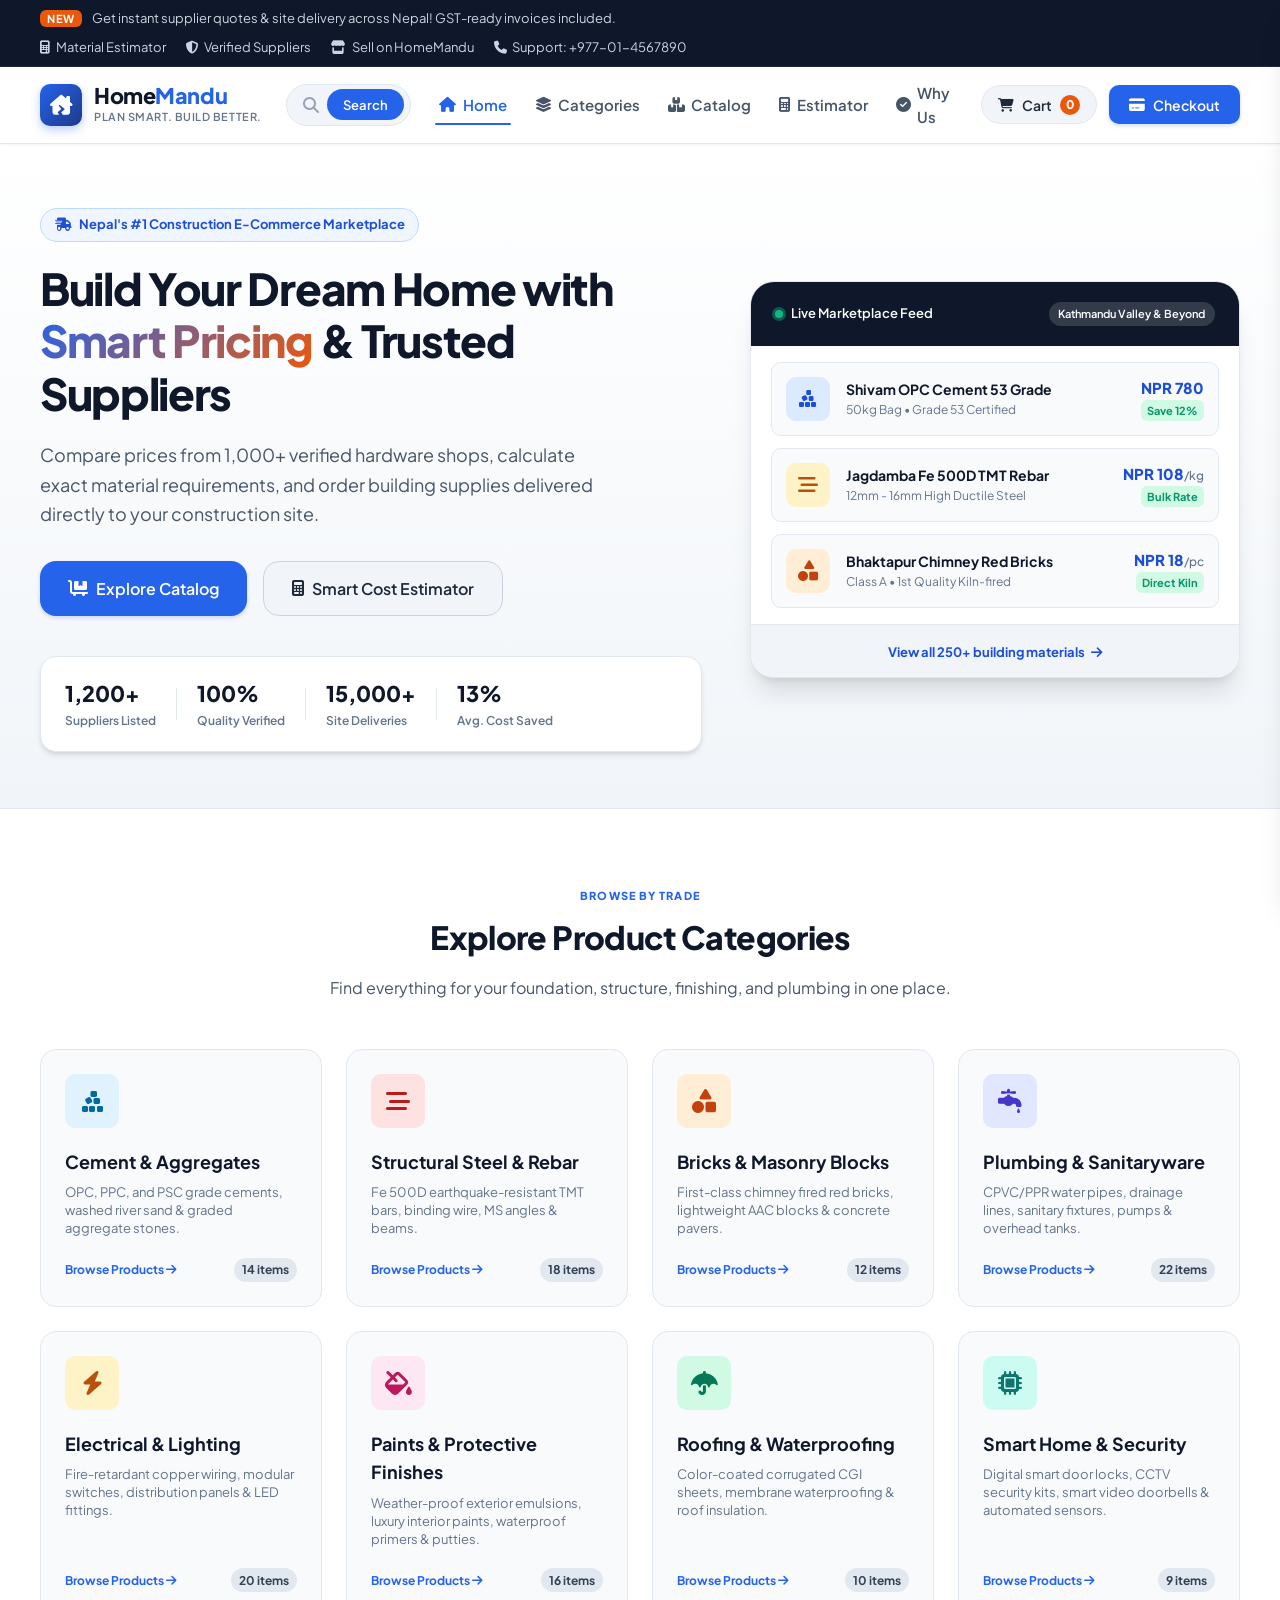
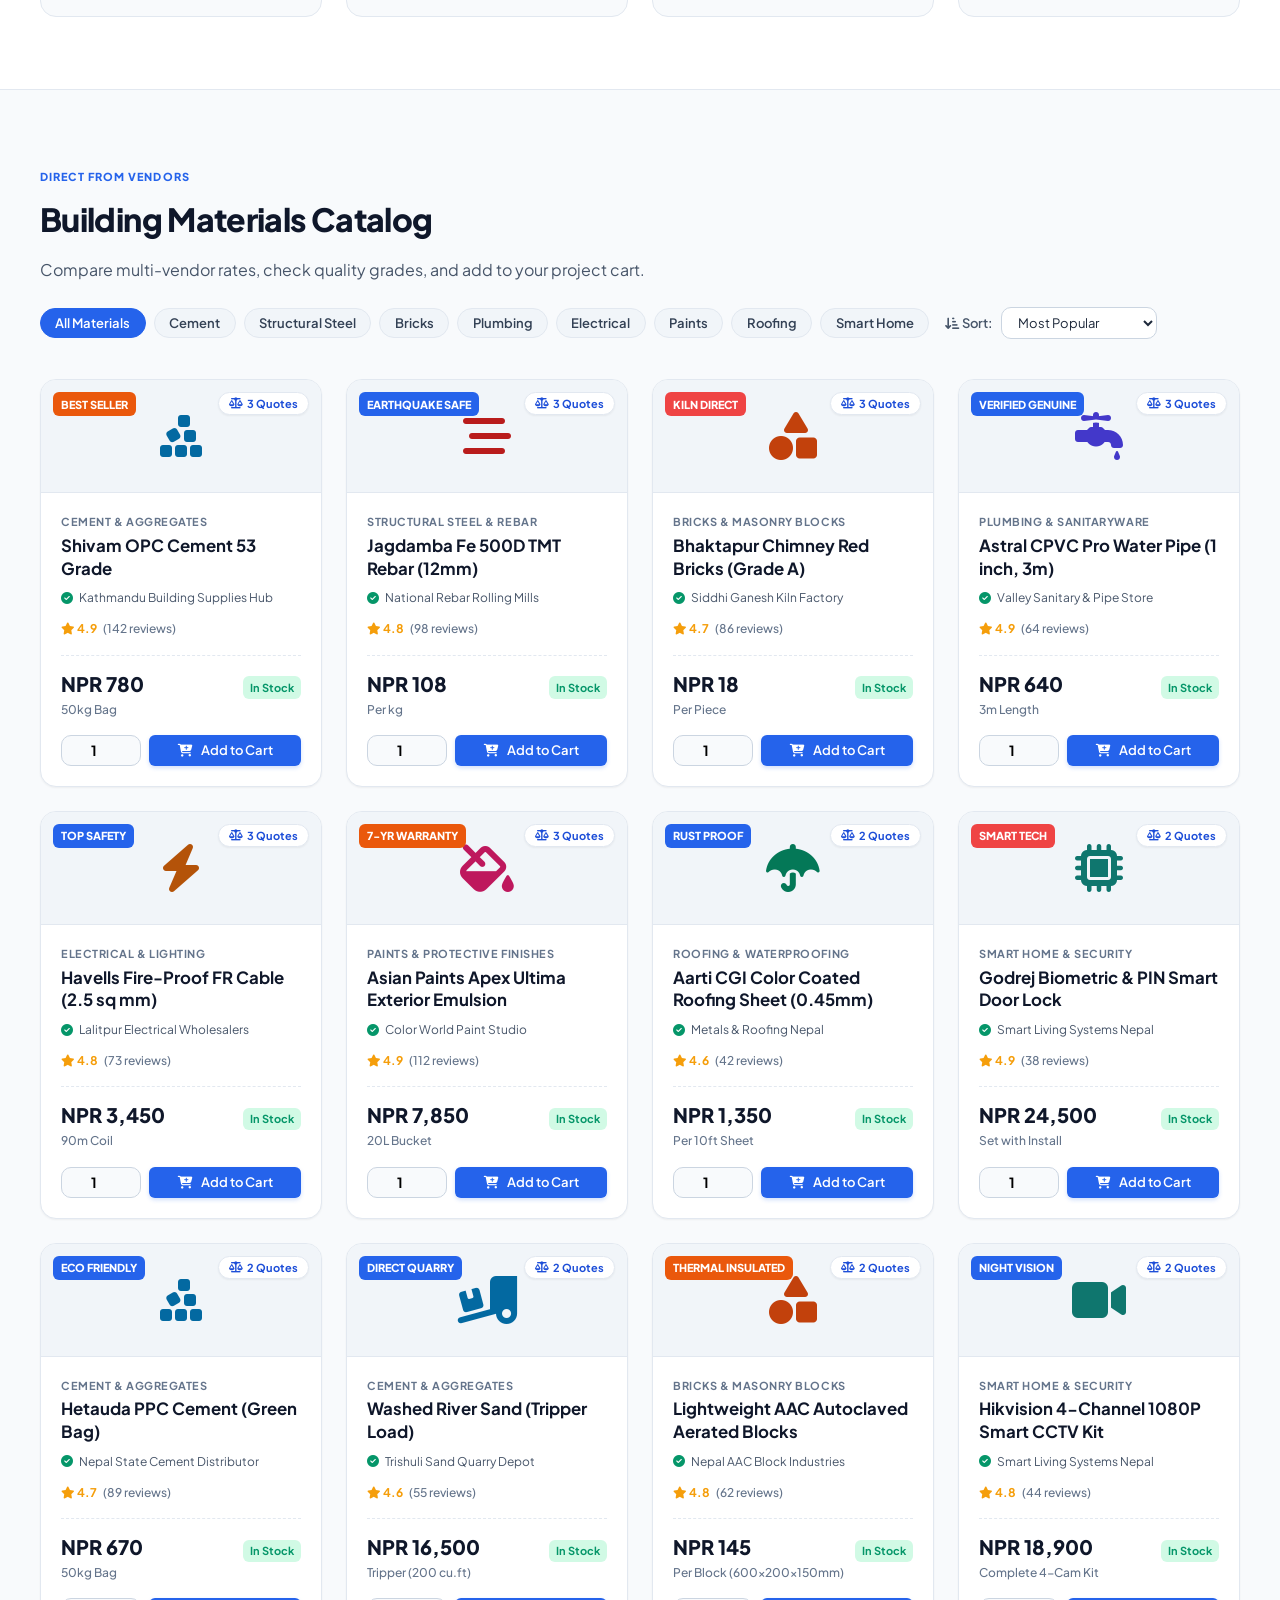
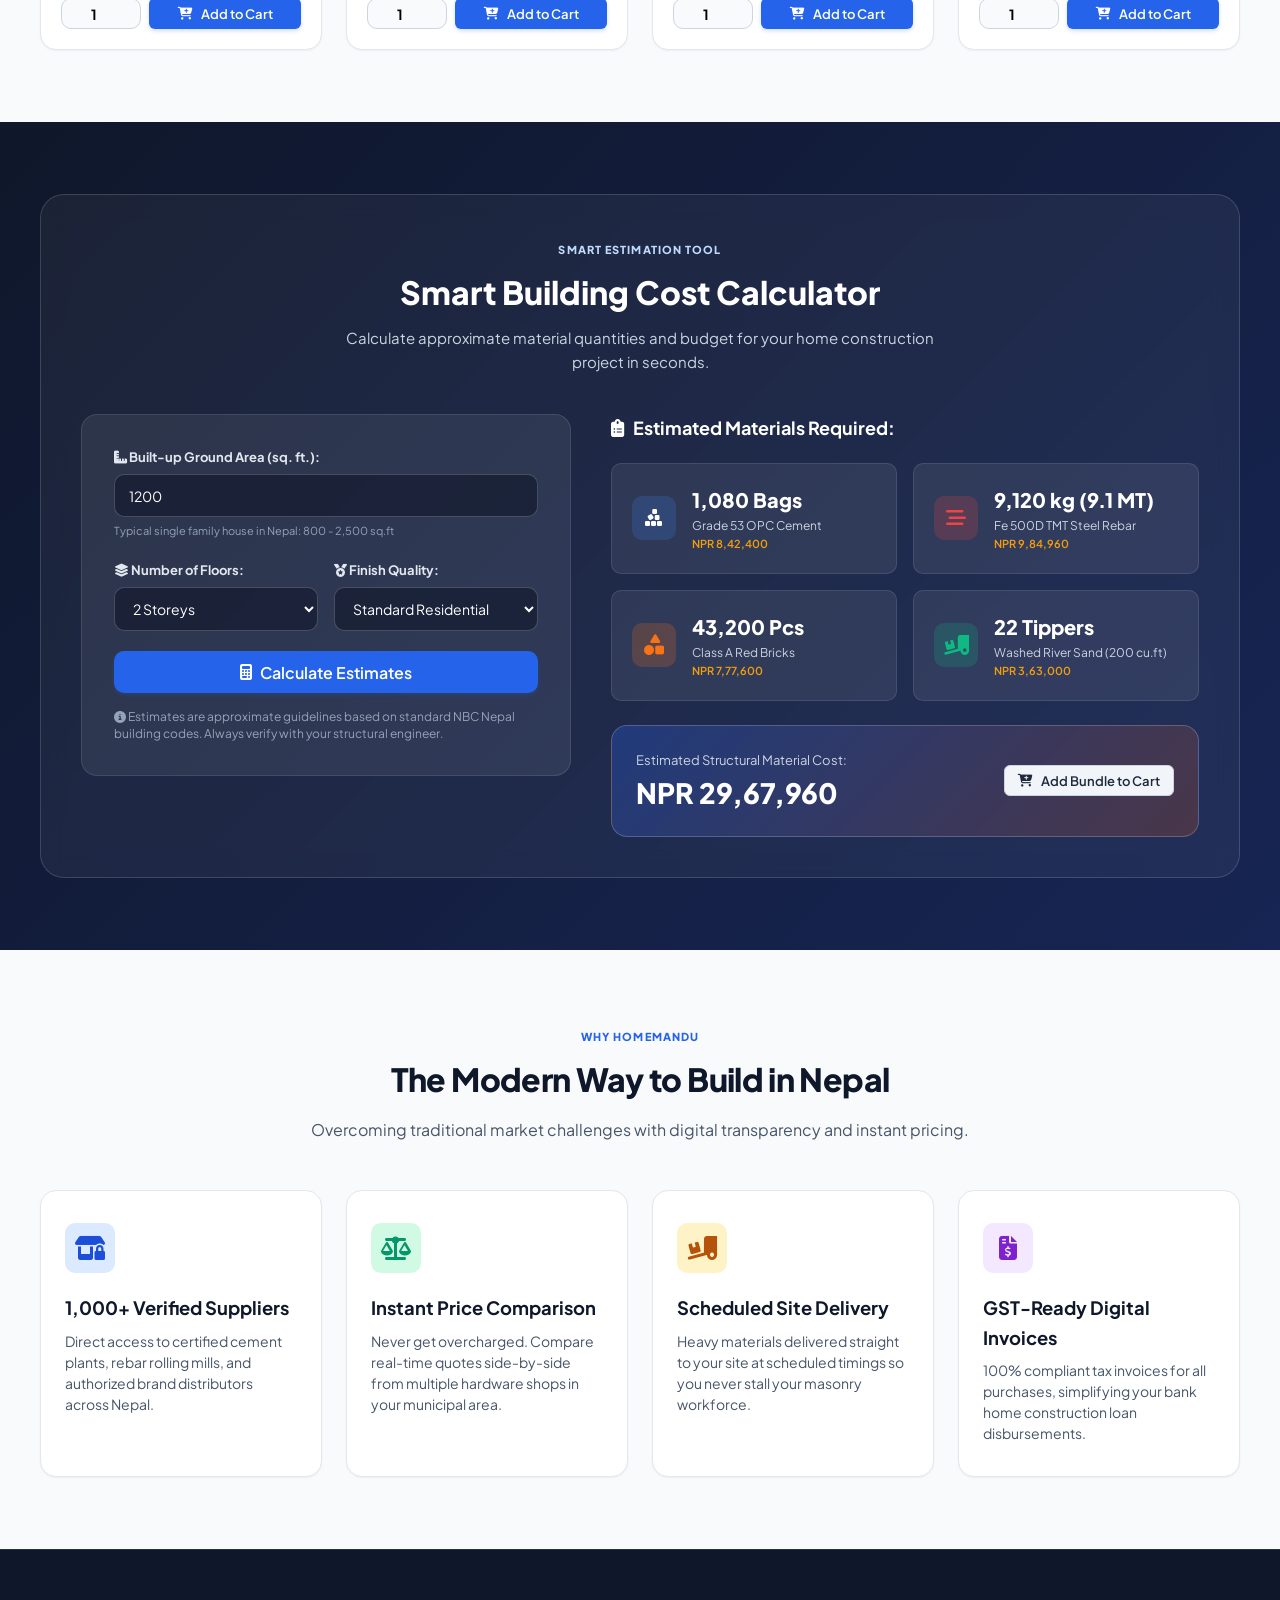
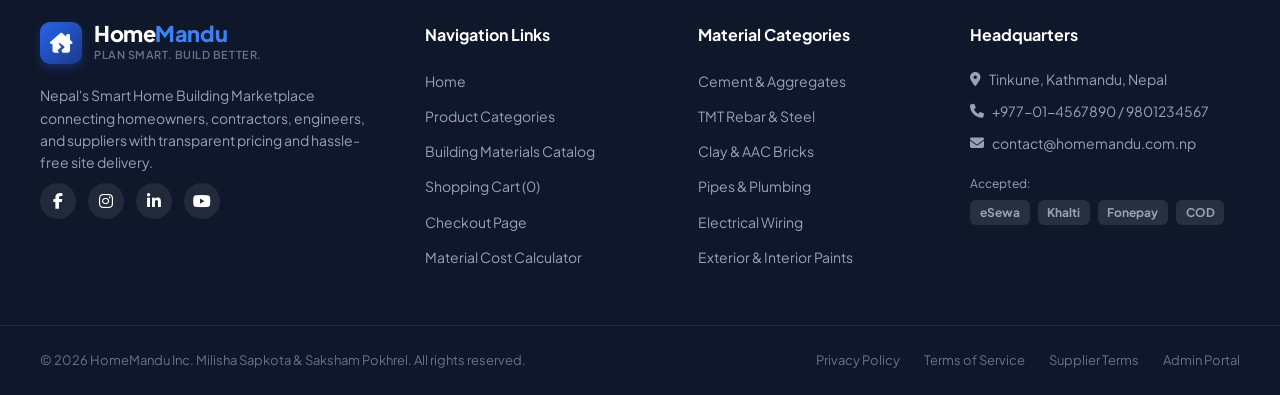
<file: index.html>
<!DOCTYPE html>
<html lang="en">
<head>
  <meta charset="UTF-8">
  <meta name="viewport" content="width=device-width, initial-scale=1.0">
  <title>HomeMandu | Nepal's Smart Home Building Marketplace</title>
  <link rel="stylesheet" href="styles.css">
  <link rel="stylesheet" href="https://cdnjs.cloudflare.com/ajax/libs/font-awesome/6.4.0/css/all.min.css">
  <link rel="preconnect" href="https://fonts.googleapis.com">
  <link rel="preconnect" href="https://fonts.gstatic.com" crossorigin>
  <link href="https://fonts.googleapis.com/css2?family=Plus+Jakarta+Sans:wght@300;400;500;600;700;800&display=swap" rel="stylesheet">
</head>
<body>

  <!-- Top Announcement Bar -->
  <div class="top-bar">
    <div class="container top-bar-content">
      <div class="announcement">
        <span class="badge-tag">NEW</span>
        <span>Get instant supplier quotes & site delivery across Nepal! GST-ready invoices included.</span>
      </div>
      <div class="top-links">
        <a href="#estimator"><i class="fa-solid fa-calculator"></i> Material Estimator</a>
        <a href="#why-us"><i class="fa-solid fa-shield-halved"></i> Verified Suppliers</a>
        <a href="supplier.html"><i class="fa-solid fa-store"></i> Sell on HomeMandu</a>
        <a href="tel:+977014567890"><i class="fa-solid fa-phone"></i> Support: +977-01-4567890</a>
      </div>
    </div>
  </div>

  <!-- Main Navigation Header -->
  <header class="main-header" id="header">
    <div class="container nav-container">
      <!-- Brand Logo -->
      <a href="#" class="brand-logo">
        <div class="logo-icon">
          <i class="fa-solid fa-house-chimney-crack"></i>
        </div>
        <div class="logo-text">
          <span class="brand-name">Home<span>Mandu</span></span>
          <span class="brand-tagline">Plan Smart. Build Better.</span>
        </div>
      </a>

      <!-- Search Bar -->
      <div class="search-wrapper">
        <div class="search-box">
          <i class="fa-solid fa-magnifying-glass search-icon"></i>
          <input type="text" id="globalSearchInput" placeholder="Search cement, steel rebar, bricks, pipes, paints...">
          <button class="search-btn" id="searchSubmitBtn" type="button">Search</button>
        </div>
      </div>

      <!-- Navigation Links -->
      <nav class="nav-menu" id="navMenu">
        <a href="#home" class="nav-link active"><i class="fa-solid fa-house"></i> Home</a>
        <a href="#categories" class="nav-link"><i class="fa-solid fa-layer-group"></i> Categories</a>
        <a href="#catalog" class="nav-link"><i class="fa-solid fa-boxes-stacked"></i> Catalog</a>
        <a href="#estimator" class="nav-link"><i class="fa-solid fa-calculator"></i> Estimator</a>
        <a href="#why-us" class="nav-link"><i class="fa-solid fa-circle-check"></i> Why Us</a>
      </nav>

      <!-- Action Buttons (Cart, Checkout Trigger, Mobile Toggle) -->
      <div class="nav-actions">
        <button class="action-btn cart-toggle-btn" id="cartBtn" aria-label="View Shopping Cart">
          <i class="fa-solid fa-cart-shopping"></i>
          <span class="cart-label">Cart</span>
          <span class="cart-badge" id="cartBadge">0</span>
        </button>
        
        <button class="btn btn-primary nav-checkout-btn" id="navCheckoutBtn">
          <i class="fa-solid fa-credit-card"></i>
          <span>Checkout</span>
        </button>

        <button class="mobile-menu-btn" id="mobileMenuToggle" aria-label="Toggle Navigation Menu">
          <i class="fa-solid fa-bars"></i>
        </button>
      </div>
    </div>
  </header>

  <!-- Main Content -->
  <main>
    <!-- Hero Section -->
    <section class="hero-section" id="home">
      <div class="container hero-grid">
        <div class="hero-content">
          <div class="hero-badge">
            <i class="fa-solid fa-truck-fast"></i> Nepal's #1 Construction E-Commerce Marketplace
          </div>
          <h1 class="hero-title">
            Build Your Dream Home with <span class="gradient-text">Smart Pricing</span> & Trusted Suppliers
          </h1>
          <p class="hero-description">
            Compare prices from 1,000+ verified hardware shops, calculate exact material requirements, and order building supplies delivered directly to your construction site.
          </p>

          <div class="hero-cta-group">
            <a href="#catalog" class="btn btn-primary btn-lg">
              <i class="fa-solid fa-cart-flatbed"></i> Explore Catalog
            </a>
            <a href="#estimator" class="btn btn-secondary btn-lg">
              <i class="fa-solid fa-calculator"></i> Smart Cost Estimator
            </a>
          </div>

          <!-- Hero Metrics -->
          <div class="hero-metrics">
            <div class="metric-item">
              <span class="metric-val">1,200+</span>
              <span class="metric-lbl">Suppliers Listed</span>
            </div>
            <div class="metric-divider"></div>
            <div class="metric-item">
              <span class="metric-val">100%</span>
              <span class="metric-lbl">Quality Verified</span>
            </div>
            <div class="metric-divider"></div>
            <div class="metric-item">
              <span class="metric-val">15,000+</span>
              <span class="metric-lbl">Site Deliveries</span>
            </div>
            <div class="metric-divider"></div>
            <div class="metric-item">
              <span class="metric-val">13%</span>
              <span class="metric-lbl">Avg. Cost Saved</span>
            </div>
          </div>
        </div>

        <div class="hero-banner-visual">
          <div class="hero-card hero-feature-card">
            <div class="hero-card-header">
              <div class="status-indicator">
                <span class="dot-live"></span>
                <span>Live Marketplace Feed</span>
              </div>
              <span class="badge-pill">Kathmandu Valley & Beyond</span>
            </div>
            
            <div class="quick-compare-box">
              <div class="compare-row">
                <div class="prod-thumb">
                  <i class="fa-solid fa-cubes-stacked"></i>
                </div>
                <div class="prod-info">
                  <strong>Shivam OPC Cement 53 Grade</strong>
                  <span class="tag-sub">50kg Bag • Grade 53 Certified</span>
                </div>
                <div class="prod-pricing">
                  <span class="price-val">NPR 780</span>
                  <span class="save-tag">Save 12%</span>
                </div>
              </div>

              <div class="compare-row">
                <div class="prod-thumb rebar">
                  <i class="fa-solid fa-bars-staggered"></i>
                </div>
                <div class="prod-info">
                  <strong>Jagdamba Fe 500D TMT Rebar</strong>
                  <span class="tag-sub">12mm - 16mm High Ductile Steel</span>
                </div>
                <div class="prod-pricing">
                  <span class="price-val">NPR 108<small>/kg</small></span>
                  <span class="save-tag">Bulk Rate</span>
                </div>
              </div>

              <div class="compare-row">
                <div class="prod-thumb brick">
                  <i class="fa-solid fa-shapes"></i>
                </div>
                <div class="prod-info">
                  <strong>Bhaktapur Chimney Red Bricks</strong>
                  <span class="tag-sub">Class A • 1st Quality Kiln-fired</span>
                </div>
                <div class="prod-pricing">
                  <span class="price-val">NPR 18<small>/pc</small></span>
                  <span class="save-tag">Direct Kiln</span>
                </div>
              </div>
            </div>

            <div class="hero-card-footer">
              <a href="#catalog" class="quick-shop-link">View all 250+ building materials <i class="fa-solid fa-arrow-right"></i></a>
            </div>
          </div>
        </div>
      </div>
    </section>

    <!-- Product Categories Section -->
    <section class="section categories-section" id="categories">
      <div class="container">
        <div class="section-header">
          <div class="section-badge">BROWSE BY TRADE</div>
          <h2 class="section-title">Explore Product Categories</h2>
          <p class="section-subtitle">Find everything for your foundation, structure, finishing, and plumbing in one place.</p>
        </div>

        <div class="categories-grid" id="categoriesGrid">
          <!-- Populated dynamically by app.js -->
        </div>
      </div>
    </section>

    <!-- Product Catalog Section -->
    <section class="section catalog-section" id="catalog">
      <div class="container">
        <div class="section-header flex-header">
          <div>
            <div class="section-badge">DIRECT FROM VENDORS</div>
            <h2 class="section-title">Building Materials Catalog</h2>
            <p class="section-subtitle">Compare multi-vendor rates, check quality grades, and add to your project cart.</p>
          </div>
          <div class="catalog-controls">
            <div class="filter-pills" id="categoryFilterPills">
              <!-- Filter pills rendered dynamically -->
            </div>
            <div class="sort-selector">
              <label for="catalogSort"><i class="fa-solid fa-arrow-down-short-wide"></i> Sort:</label>
              <select id="catalogSort">
                <option value="popular">Most Popular</option>
                <option value="price-low">Price: Low to High</option>
                <option value="price-high">Price: High to Low</option>
                <option value="rating">Top Rated</option>
              </select>
            </div>
          </div>
        </div>

        <!-- Catalog Product Grid -->
        <div class="products-grid" id="productsGrid">
          <!-- Populated dynamically by app.js -->
        </div>

        <!-- Empty State (hidden by default) -->
        <div class="empty-state hidden" id="catalogEmptyState">
          <i class="fa-solid fa-box-open empty-icon"></i>
          <h3>No products found</h3>
          <p>Try searching for a different keyword or reset your category filter.</p>
          <button class="btn btn-secondary" id="resetCatalogFilterBtn">Reset Filters</button>
        </div>
      </div>
    </section>

    <!-- Smart Cost Calculator Section (HomeMandu Special) -->
    <section class="section estimator-section" id="estimator">
      <div class="container">
        <div class="estimator-card">
          <div class="estimator-header">
            <div class="section-badge badge-light">SMART ESTIMATION TOOL</div>
            <h2>Smart Building Cost Calculator</h2>
            <p>Calculate approximate material quantities and budget for your home construction project in seconds.</p>
          </div>

          <div class="estimator-body">
            <div class="estimator-form-col">
              <div class="form-group">
                <label for="houseAreaInput"><i class="fa-solid fa-ruler-combined"></i> Built-up Ground Area (sq. ft.):</label>
                <input type="number" id="houseAreaInput" value="1200" min="200" max="20000" step="50">
                <span class="input-hint">Typical single family house in Nepal: 800 - 2,500 sq.ft</span>
              </div>

              <div class="form-row">
                <div class="form-group half">
                  <label for="floorsInput"><i class="fa-solid fa-layer-group"></i> Number of Floors:</label>
                  <select id="floorsInput">
                    <option value="1">1 Storey (Bungalow)</option>
                    <option value="2" selected>2 Storeys</option>
                    <option value="2.5">2.5 Storeys (Standard)</option>
                    <option value="3">3 Storeys</option>
                    <option value="4">4 Storeys</option>
                  </select>
                </div>

                <div class="form-group half">
                  <label for="qualityGradeInput"><i class="fa-solid fa-medal"></i> Finish Quality:</label>
                  <select id="qualityGradeInput">
                    <option value="standard" selected>Standard Residential</option>
                    <option value="premium">Premium Quality</option>
                    <option value="luxury">Luxury Architectural</option>
                  </select>
                </div>
              </div>

              <button type="button" class="btn btn-primary btn-block" id="calculateEstimateBtn">
                <i class="fa-solid fa-calculator"></i> Calculate Estimates
              </button>
              <div class="disclaimer-note">
                <i class="fa-solid fa-circle-info"></i> Estimates are approximate guidelines based on standard NBC Nepal building codes. Always verify with your structural engineer.
              </div>
            </div>

            <div class="estimator-results-col">
              <h3 class="results-heading"><i class="fa-solid fa-clipboard-list"></i> Estimated Materials Required:</h3>
              <div class="results-grid" id="estimateResultsGrid">
                <!-- Calculated dynamically -->
              </div>
              <div class="total-cost-banner">
                <div>
                  <span class="lbl">Estimated Structural Material Cost:</span>
                  <div class="val" id="estimatedCostTotal">NPR 2,450,000</div>
                </div>
                <button class="btn btn-secondary btn-sm" id="addAllEstimateToCartBtn">
                  <i class="fa-solid fa-cart-plus"></i> Add Bundle to Cart
                </button>
              </div>
            </div>
          </div>
        </div>
      </div>
    </section>

    <!-- Why HomeMandu Section -->
    <section class="section why-section" id="why-us">
      <div class="container">
        <div class="section-header">
          <div class="section-badge">WHY HOMEMANDU</div>
          <h2 class="section-title">The Modern Way to Build in Nepal</h2>
          <p class="section-subtitle">Overcoming traditional market challenges with digital transparency and instant pricing.</p>
        </div>

        <div class="features-grid">
          <div class="feature-card">
            <div class="feature-icon icon-blue">
              <i class="fa-solid fa-shop-lock"></i>
            </div>
            <h3>1,000+ Verified Suppliers</h3>
            <p>Direct access to certified cement plants, rebar rolling mills, and authorized brand distributors across Nepal.</p>
          </div>

          <div class="feature-card">
            <div class="feature-icon icon-emerald">
              <i class="fa-solid fa-scale-balanced"></i>
            </div>
            <h3>Instant Price Comparison</h3>
            <p>Never get overcharged. Compare real-time quotes side-by-side from multiple hardware shops in your municipal area.</p>
          </div>

          <div class="feature-card">
            <div class="feature-icon icon-amber">
              <i class="fa-solid fa-truck-ramp-box"></i>
            </div>
            <h3>Scheduled Site Delivery</h3>
            <p>Heavy materials delivered straight to your site at scheduled timings so you never stall your masonry workforce.</p>
          </div>

          <div class="feature-card">
            <div class="feature-icon icon-purple">
              <i class="fa-solid fa-file-invoice-dollar"></i>
            </div>
            <h3>GST-Ready Digital Invoices</h3>
            <p>100% compliant tax invoices for all purchases, simplifying your bank home construction loan disbursements.</p>
          </div>
        </div>
      </div>
    </section>
  </main>

  <!-- Shopping Cart Slide-over Drawer -->
  <div class="drawer-overlay" id="cartOverlay"></div>
  <aside class="cart-drawer" id="cartDrawer" aria-label="Shopping Cart Drawer">
    <div class="cart-drawer-header">
      <div class="drawer-title">
        <i class="fa-solid fa-cart-shopping"></i>
        <h3>Project Cart</h3>
        <span class="cart-count-pill" id="cartItemsCount">0 items</span>
      </div>
      <button class="close-btn" id="closeCartBtn" aria-label="Close Cart">
        <i class="fa-solid fa-xmark"></i>
      </button>
    </div>

    <div class="cart-drawer-body" id="cartItemList">
      <!-- Items dynamically populated -->
    </div>

    <div class="cart-drawer-footer" id="cartFooter">
      <div class="cart-summary-breakdown">
        <div class="summary-line">
          <span>Subtotal</span>
          <span id="cartSubtotal">NPR 0</span>
        </div>
        <div class="summary-line">
          <span>Estimated Site Delivery</span>
          <span id="cartDelivery">NPR 0</span>
        </div>
        <div class="summary-line">
          <span>VAT / Tax (13%)</span>
          <span id="cartVat">NPR 0</span>
        </div>
        <div class="summary-divider"></div>
        <div class="summary-line total-line">
          <span>Total Payable</span>
          <span id="cartTotal">NPR 0</span>
        </div>
      </div>

      <div class="cart-action-buttons">
        <button class="btn btn-primary btn-block btn-lg" id="proceedToCheckoutBtn">
          <i class="fa-solid fa-lock"></i> Proceed to Checkout
        </button>
        <div class="cart-sub-actions">
          <button class="btn btn-link text-danger" id="clearCartBtn">
            <i class="fa-solid fa-trash-can"></i> Clear Cart
          </button>
          <a href="#catalog" class="btn btn-link" id="continueShoppingLink">
            <i class="fa-solid fa-arrow-left"></i> Continue Shopping
          </a>
        </div>
      </div>
    </div>
  </aside>

  <!-- Multi-Step Checkout Modal -->
  <div class="modal-backdrop" id="checkoutModalBackdrop">
    <div class="modal-card checkout-modal-card">
      <div class="modal-header">
        <div>
          <span class="modal-badge"><i class="fa-solid fa-shield-halved"></i> 256-Bit Secure Checkout</span>
          <h2>HomeMandu Site Checkout</h2>
        </div>
        <button class="close-btn" id="closeCheckoutBtn" aria-label="Close Checkout">
          <i class="fa-solid fa-xmark"></i>
        </button>
      </div>

      <div class="modal-body checkout-body">
        <!-- Progress Steps -->
        <div class="checkout-steps">
          <div class="step-node active" id="stepNode1">
            <span class="step-num">1</span>
            <span class="step-txt">Delivery Site</span>
          </div>
          <div class="step-line" id="stepLine1"></div>
          <div class="step-node" id="stepNode2">
            <span class="step-num">2</span>
            <span class="step-txt">Payment & Tax</span>
          </div>
          <div class="step-line" id="stepLine2"></div>
          <div class="step-node" id="stepNode3">
            <span class="step-num">3</span>
            <span class="step-txt">Review & Confirm</span>
          </div>
        </div>

        <!-- Step 1: Delivery Details -->
        <div class="checkout-step-content" id="stepContent1">
          <h4 class="step-title"><i class="fa-solid fa-location-dot"></i> Construction Site & Contact Details</h4>
          <form id="deliveryForm" class="checkout-form-grid">
            <div class="form-group">
              <label for="custName">Full Name *</label>
              <input type="text" id="custName" placeholder="e.g. Ram Bahadur Thapa" required>
            </div>
            <div class="form-group">
              <label for="custPhone">Phone Number *</label>
              <input type="tel" id="custPhone" placeholder="e.g. 9841234567" required>
            </div>
            <div class="form-group">
              <label for="custProvince">Province *</label>
              <select id="custProvince" required>
                <option value="Bagmati Province" selected>Bagmati Province</option>
                <option value="Gandaki Province">Gandaki Province</option>
                <option value="Koshi Province">Koshi Province</option>
                <option value="Lumbini Province">Lumbini Province</option>
                <option value="Madhesh Province">Madhesh Province</option>
                <option value="Sudurpashchim Province">Sudurpashchim Province</option>
                <option value="Karnali Province">Karnali Province</option>
              </select>
            </div>
            <div class="form-group">
              <label for="custCity">City / Municipality *</label>
              <input type="text" id="custCity" placeholder="e.g. Lalitpur, Mahalaxmi-4" required>
            </div>
            <div class="form-group full-width">
              <label for="custAddress">Detailed Site Landmark / Address *</label>
              <input type="text" id="custAddress" placeholder="e.g. Near Siddhi Ganesh Temple, Plot #42, Imadol" required>
            </div>
            <div class="form-group full-width">
              <label for="custDeliveryDate">Preferred Delivery Date</label>
              <input type="date" id="custDeliveryDate">
            </div>
            <div class="form-group full-width">
              <label for="custNotes">Truck Access / Unloading Instructions</label>
              <textarea id="custNotes" rows="2" placeholder="e.g. Narrow road entry, 6-wheeler truck allowed only after 8 PM..."></textarea>
            </div>
          </form>
          <div class="step-actions">
            <div></div>
            <button class="btn btn-primary" id="toStep2Btn">
              Next: Payment Method <i class="fa-solid fa-arrow-right"></i>
            </button>
          </div>
        </div>

        <!-- Step 2: Payment Details -->
        <div class="checkout-step-content hidden" id="stepContent2">
          <h4 class="step-title"><i class="fa-solid fa-wallet"></i> Select Payment & Invoicing Method</h4>
          
          <div class="payment-methods-grid">
            <label class="payment-method-card">
              <input type="radio" name="paymentMethod" value="Credit Card">
              <div class="payment-card-inner">
                <div class="pay-badge blue" style="background:#0284c7;">Card</div>
                <strong>Credit / Debit Card</strong>
                <span>Visa, Mastercard & Domestic</span>
              </div>
            </label>

            <label class="payment-method-card selected">
              <input type="radio" name="paymentMethod" value="eSewa" checked>
              <div class="payment-card-inner">
                <div class="pay-badge green">eSewa</div>
                <strong>eSewa Digital Wallet</strong>
                <span>Instant confirmation & cash back</span>
              </div>
            </label>

            <label class="payment-method-card">
              <input type="radio" name="paymentMethod" value="Khalti">
              <div class="payment-card-inner">
                <div class="pay-badge purple">Khalti</div>
                <strong>Khalti Digital Wallet</strong>
                <span>Quick QR payment</span>
              </div>
            </label>

            <label class="payment-method-card">
              <input type="radio" name="paymentMethod" value="FonePay / Bank Transfer">
              <div class="payment-card-inner">
                <div class="pay-badge red">Bank / Fonepay</div>
                <strong>Bank Transfer / FonePay</strong>
                <span>Direct corporate / SME bank transfer</span>
              </div>
            </label>

            <label class="payment-method-card">
              <input type="radio" name="paymentMethod" value="Cash on Delivery">
              <div class="payment-card-inner">
                <div class="pay-badge blue">COD</div>
                <strong>Cash On Site Delivery</strong>
                <span>Pay upon material inspection at site</span>
              </div>
            </label>
          </div>

          <div class="invoice-opt-box">
            <label class="checkbox-label">
              <input type="checkbox" id="requirePanInvoice" checked>
              <span><strong>Issue Official GST/PAN Tax Invoice</strong> (Essential for construction loans)</span>
            </label>
            <div class="form-group pan-field" id="panFieldGroup">
              <label for="custPan">Buyer PAN / VAT Number (Optional)</label>
              <input type="text" id="custPan" placeholder="e.g. 601234567">
            </div>
          </div>

          <div class="step-actions">
            <button class="btn btn-secondary" id="backToStep1Btn">
              <i class="fa-solid fa-arrow-left"></i> Back to Site Info
            </button>
            <button class="btn btn-primary" id="toStep3Btn">
              Next: Review Order <i class="fa-solid fa-arrow-right"></i>
            </button>
          </div>
        </div>

        <!-- Step 3: Order Review -->
        <div class="checkout-step-content hidden" id="stepContent3">
          <h4 class="step-title"><i class="fa-solid fa-list-check"></i> Review Project Order & Confirm</h4>
          
          <div class="order-review-container">
            <div class="review-block">
              <h5><i class="fa-solid fa-truck"></i> Delivery To:</h5>
              <p id="reviewDeliveryInfo">Lalitpur, Mahalaxmi-4 • Ram Bahadur Thapa (9841234567)</p>
            </div>

            <div class="review-block">
              <h5><i class="fa-solid fa-credit-card"></i> Payment Method:</h5>
              <p id="reviewPaymentInfo">eSewa Digital Wallet (GST Invoice Requested)</p>
            </div>

            <div class="review-items-table-wrapper">
              <h5>Items in this Order:</h5>
              <table class="review-table">
                <thead>
                  <tr>
                    <th>Product</th>
                    <th>Supplier</th>
                    <th>Qty</th>
                    <th>Unit Price</th>
                    <th class="text-right">Subtotal</th>
                  </tr>
                </thead>
                <tbody id="reviewTableBody">
                  <!-- Filled dynamically -->
                </tbody>
              </table>
            </div>

            <div class="review-grand-total">
              <div class="total-row">
                <span>Items Subtotal:</span>
                <span id="reviewSubtotal">NPR 0</span>
              </div>
              <div class="total-row">
                <span>Site Transport & Logistics:</span>
                <span id="reviewDelivery">NPR 0</span>
              </div>
              <div class="total-row">
                <span>Government VAT (13%):</span>
                <span id="reviewVat">NPR 0</span>
              </div>
              <div class="total-row highlight">
                <span>Net Total Payable:</span>
                <span id="reviewGrandTotal">NPR 0</span>
              </div>
            </div>
          </div>

          <div class="step-actions">
            <button class="btn btn-secondary" id="backToStep2Btn">
              <i class="fa-solid fa-arrow-left"></i> Back to Payment
            </button>
            <button class="btn btn-success btn-lg" id="confirmOrderBtn">
              <i class="fa-solid fa-check-circle"></i> Confirm & Place Order
            </button>
          </div>
        </div>
      </div>
    </div>
  </div>

  <!-- MPIN Security Modal -->
  <div class="modal-backdrop" id="mpinModalBackdrop" style="z-index: 1000;">
    <div class="modal-card" style="max-width: 400px; text-align: center; padding: 2rem;">
      <div class="modal-header" style="justify-content:center; border:none; padding-bottom:0;">
        <div style="font-size:3rem; color:var(--primary-600); margin-bottom:1rem;"><i class="fa-solid fa-shield-halved"></i></div>
        <button class="close-btn" id="closeMpinBtn" aria-label="Close MPIN" style="position:absolute; top:1rem; right:1rem;">
          <i class="fa-solid fa-xmark"></i>
        </button>
      </div>
      <div class="modal-body" style="text-align: left;">
        <h2 style="margin-bottom:0.5rem; text-align:center;">Secure Payment</h2>
        <p style="margin-bottom:1.5rem;color:var(--slate-600); text-align:center;">Authorize payment via <strong id="mpinPaymentMethodName">Wallet</strong>.</p>
        
        <div class="form-group" id="walletPhoneGroup" style="margin-bottom: 1.5rem;">
          <label for="walletPhoneInput" style="font-weight: 600; display: block; margin-bottom: 0.5rem;">Registered Mobile Number</label>
          <input type="tel" id="walletPhoneInput" placeholder="e.g. 9841234567" style="width: 100%; padding: 0.75rem; border: 1px solid var(--slate-300); border-radius: var(--radius-md); font-size: 1rem;">
        </div>

        <label style="font-weight: 600; display: block; margin-bottom: 0.5rem; text-align:center;">Enter 4-Digit PIN</label>
        <div style="display:flex; justify-content:center; gap:0.5rem; margin-bottom:1.5rem;" id="mpinInputs">
          <input type="password" maxlength="1" class="mpin-digit" style="width:50px; height:60px; font-size:2rem; text-align:center; border:2px solid var(--slate-300); border-radius:var(--radius-md);">
          <input type="password" maxlength="1" class="mpin-digit" style="width:50px; height:60px; font-size:2rem; text-align:center; border:2px solid var(--slate-300); border-radius:var(--radius-md);">
          <input type="password" maxlength="1" class="mpin-digit" style="width:50px; height:60px; font-size:2rem; text-align:center; border:2px solid var(--slate-300); border-radius:var(--radius-md);">
          <input type="password" maxlength="1" class="mpin-digit" style="width:50px; height:60px; font-size:2rem; text-align:center; border:2px solid var(--slate-300); border-radius:var(--radius-md);">
        </div>
        <button class="btn btn-primary btn-block btn-lg" id="verifyMpinBtn">Verify & Pay</button>
      </div>
    </div>
  </div>

  <!-- Supplier Price Comparison Modal -->
  <div class="modal-backdrop" id="compareModalBackdrop">
    <div class="modal-card compare-modal-card">
      <div class="modal-header">
        <div>
          <span class="modal-badge"><i class="fa-solid fa-scale-balanced"></i> Multi-Supplier Quote Comparison</span>
          <h2 id="compareModalTitle">Supplier Quotes Comparison</h2>
        </div>
        <button class="close-btn" id="closeCompareBtn" aria-label="Close Comparison">
          <i class="fa-solid fa-xmark"></i>
        </button>
      </div>
      <div class="modal-body">
        <p class="compare-desc">Compare verified suppliers offering this material, check customer feedback, delivery lead times, and pick the best deal for your budget.</p>
        <div class="supplier-quotes-list" id="supplierQuotesList">
          <!-- Filled dynamically -->
        </div>
      </div>
    </div>
  </div>

  <!-- Order Success & Invoice Confirmation Modal -->
  <div class="modal-backdrop" id="successModalBackdrop">
    <div class="modal-card success-modal-card">
      <div class="modal-body text-center success-body">
        <div class="success-icon-bubble">
          <i class="fa-solid fa-circle-check"></i>
        </div>
        <h2>Order Successfully Placed!</h2>
        <p class="order-id-badge">Order ID: <strong id="confirmedOrderId">HM-948210</strong></p>
        <p class="success-msg">Your materials order has been dispatched to suppliers. You will receive a verification SMS and dispatch tracking update shortly.</p>
        
        <div class="success-invoice-box" id="successInvoiceBox">
          <!-- Invoice summary rendered dynamically -->
        </div>

        <div class="success-actions">
          <button class="btn btn-primary" id="printInvoiceBtn">
            <i class="fa-solid fa-print"></i> Print Invoice
          </button>
          <button class="btn btn-secondary" id="closeSuccessModalBtn">
            <i class="fa-solid fa-arrow-left"></i> Return to Store
          </button>
        </div>
      </div>
    </div>
  </div>

  <!-- Toast Notification Container -->
  <div class="toast-container" id="toastContainer"></div>

  <!-- Footer -->
  <footer class="main-footer">
    <div class="container footer-grid">
      <div class="footer-col brand-col">
        <div class="brand-logo footer-logo">
          <div class="logo-icon">
            <i class="fa-solid fa-house-chimney-crack"></i>
          </div>
          <div class="logo-text">
            <span class="brand-name">Home<span>Mandu</span></span>
            <span class="brand-tagline">Plan Smart. Build Better.</span>
          </div>
        </div>
        <p class="footer-desc">
          Nepal's Smart Home Building Marketplace connecting homeowners, contractors, engineers, and suppliers with transparent pricing and hassle-free site delivery.
        </p>
        <div class="social-links">
          <a href="#" aria-label="Facebook"><i class="fa-brands fa-facebook-f"></i></a>
          <a href="#" aria-label="Instagram"><i class="fa-brands fa-instagram"></i></a>
          <a href="#" aria-label="LinkedIn"><i class="fa-brands fa-linkedin-in"></i></a>
          <a href="#" aria-label="YouTube"><i class="fa-brands fa-youtube"></i></a>
        </div>
      </div>

      <div class="footer-col">
        <h4>Navigation Links</h4>
        <ul class="footer-nav">
          <li><a href="#home">Home</a></li>
          <li><a href="#categories">Product Categories</a></li>
          <li><a href="#catalog">Building Materials Catalog</a></li>
          <li><a href="javascript:void(0)" onclick="window.HomeManduApp.openCart()">Shopping Cart (<span class="footer-cart-count">0</span>)</a></li>
          <li><a href="javascript:void(0)" onclick="window.HomeManduApp.openCheckout()">Checkout Page</a></li>
          <li><a href="#estimator">Material Cost Calculator</a></li>
        </ul>
      </div>

      <div class="footer-col">
        <h4>Material Categories</h4>
        <ul class="footer-nav">
          <li><a href="#catalog">Cement & Aggregates</a></li>
          <li><a href="#catalog">TMT Rebar & Steel</a></li>
          <li><a href="#catalog">Clay & AAC Bricks</a></li>
          <li><a href="#catalog">Pipes & Plumbing</a></li>
          <li><a href="#catalog">Electrical Wiring</a></li>
          <li><a href="#catalog">Exterior & Interior Paints</a></li>
        </ul>
      </div>

      <div class="footer-col">
        <h4>Headquarters</h4>
        <p><i class="fa-solid fa-location-dot"></i> Tinkune, Kathmandu, Nepal</p>
        <p><i class="fa-solid fa-phone"></i> +977-01-4567890 / 9801234567</p>
        <p><i class="fa-solid fa-envelope"></i> contact@homemandu.com.np</p>
        <div class="payment-badges">
          <span>Accepted:</span>
          <div class="pay-icons">
            <span class="pay-pill">eSewa</span>
            <span class="pay-pill">Khalti</span>
            <span class="pay-pill">Fonepay</span>
            <span class="pay-pill">COD</span>
          </div>
        </div>
      </div>
    </div>

    <div class="footer-bottom">
      <div class="container footer-bottom-flex">
        <p>&copy; 2026 HomeMandu Inc. Milisha Sapkota & Saksham Pokhrel. All rights reserved.</p>
        <div class="footer-legal">
          <a href="#">Privacy Policy</a>
          <a href="#">Terms of Service</a>
          <a href="supplier.html">Supplier Terms</a>
          <a href="admin.html" style="color:var(--slate-500)">Admin Portal</a>
        </div>
      </div>
    </div>
  </footer>

  <script src="app.js"></script>
</body>
</html>
</file>
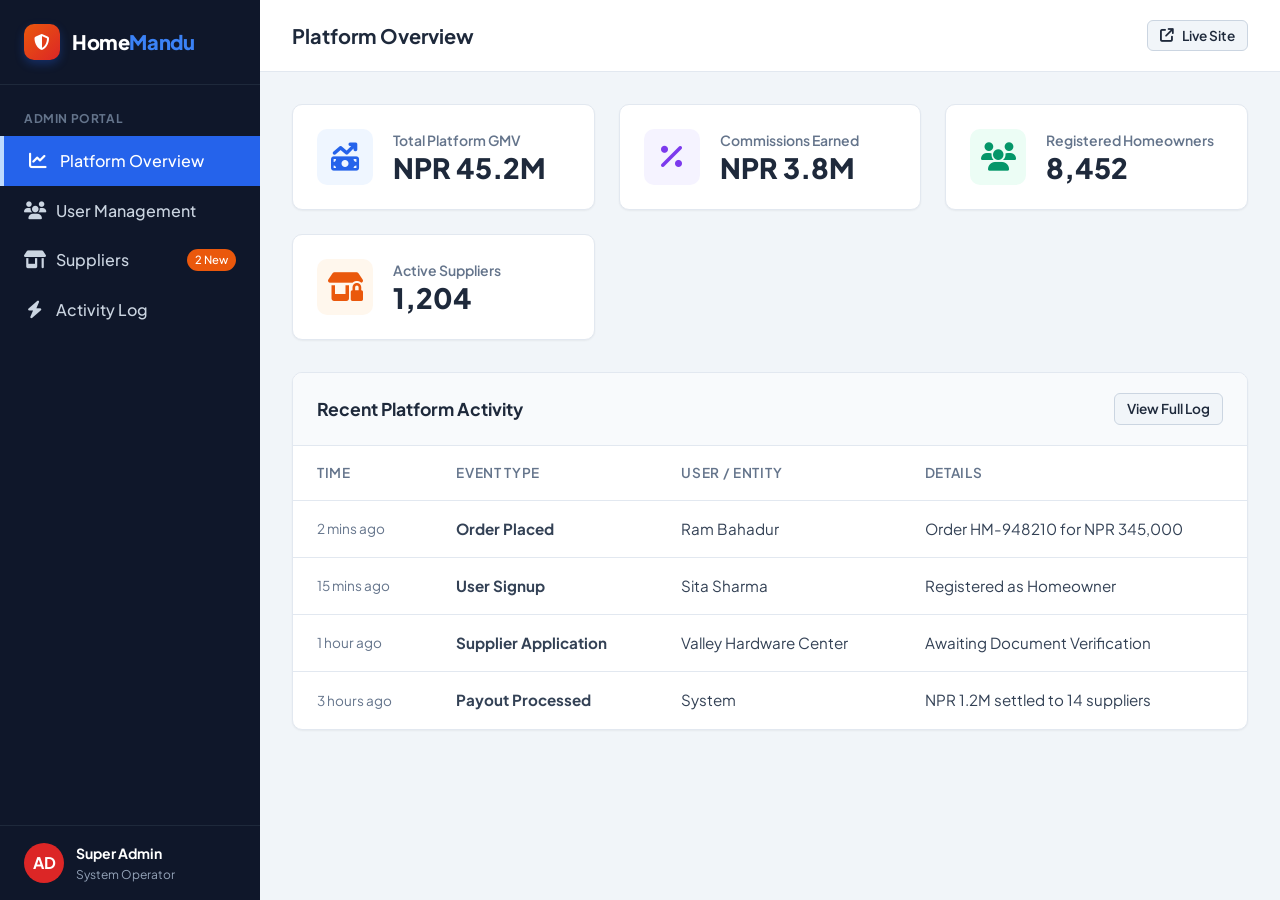
<file: admin.html>
<!DOCTYPE html>
<html lang="en">
<head>
  <meta charset="UTF-8">
  <meta name="viewport" content="width=device-width, initial-scale=1.0">
  <title>Admin Portal | HomeMandu</title>
  <link rel="stylesheet" href="styles.css">
  <link rel="stylesheet" href="dashboard.css">
  <link rel="stylesheet" href="https://cdnjs.cloudflare.com/ajax/libs/font-awesome/6.4.0/css/all.min.css">
  <link rel="preconnect" href="https://fonts.googleapis.com">
  <link rel="preconnect" href="https://fonts.gstatic.com" crossorigin>
  <link href="https://fonts.googleapis.com/css2?family=Plus+Jakarta+Sans:wght@300;400;500;600;700;800&display=swap" rel="stylesheet">
</head>
<body class="dashboard-layout">

  <!-- Sidebar -->
  <aside class="dashboard-sidebar">
    <a href="index.html" class="sidebar-brand">
      <div class="logo-icon" style="background: linear-gradient(135deg, var(--accent-orange), var(--danger-600));">
        <i class="fa-solid fa-shield-halved"></i>
      </div>
      <div class="brand-name">Home<span>Mandu</span></div>
    </a>

    <div class="sidebar-menu">
      <div class="menu-label">Admin Portal</div>
      <ul class="sidebar-nav">
        <li><a href="#" class="active" id="nav-dashboard"><i class="fa-solid fa-chart-line"></i> Platform Overview</a></li>
        <li><a href="#" id="nav-users"><i class="fa-solid fa-users"></i> User Management</a></li>
        <li><a href="#" id="nav-suppliers"><i class="fa-solid fa-shop"></i> Suppliers <span class="badge" style="margin-left: auto; background: var(--accent-orange); color: white; padding: 2px 8px; border-radius: 12px; font-size: 0.7rem;">2 New</span></a></li>
        <li><a href="#" id="nav-activity"><i class="fa-solid fa-bolt"></i> Activity Log</a></li>
      </ul>
    </div>

    <div class="sidebar-user">
      <div class="user-avatar" style="background-color: var(--danger-600);">AD</div>
      <div class="user-info">
        <strong>Super Admin</strong>
        <span>System Operator</span>
      </div>
    </div>
  </aside>

  <!-- Main Content -->
  <main class="dashboard-main">
    <header class="dashboard-header">
      <h2 class="header-title" id="pageTitle">Platform Overview</h2>
      <div class="header-actions">
        <button class="btn btn-secondary btn-sm" onclick="window.location.href='index.html'"><i class="fa-solid fa-arrow-up-right-from-square"></i> Live Site</button>
      </div>
    </header>

    <div class="dashboard-content">
      
      <!-- Dashboard View -->
      <div id="view-dashboard">
        <div class="stats-grid">
          <div class="stat-card">
            <div class="stat-icon blue"><i class="fa-solid fa-money-bill-trend-up"></i></div>
            <div class="stat-details">
              <span class="stat-title">Total Platform GMV</span>
              <span class="stat-value">NPR 45.2M</span>
            </div>
          </div>
          <div class="stat-card">
            <div class="stat-icon purple"><i class="fa-solid fa-percent"></i></div>
            <div class="stat-details">
              <span class="stat-title">Commissions Earned</span>
              <span class="stat-value">NPR 3.8M</span>
            </div>
          </div>
          <div class="stat-card">
            <div class="stat-icon green"><i class="fa-solid fa-users"></i></div>
            <div class="stat-details">
              <span class="stat-title">Registered Homeowners</span>
              <span class="stat-value">8,452</span>
            </div>
          </div>
          <div class="stat-card">
            <div class="stat-icon orange"><i class="fa-solid fa-shop-lock"></i></div>
            <div class="stat-details">
              <span class="stat-title">Active Suppliers</span>
              <span class="stat-value">1,204</span>
            </div>
          </div>
        </div>

        <div class="data-card">
          <div class="data-card-header">
            <h3 class="data-card-title">Recent Platform Activity</h3>
            <button class="btn btn-secondary btn-sm" onclick="window.AdminApp.switchTab('activity')">View Full Log</button>
          </div>
          <div class="data-table-wrapper">
            <table class="data-table">
              <thead>
                <tr>
                  <th>Time</th>
                  <th>Event Type</th>
                  <th>User / Entity</th>
                  <th>Details</th>
                </tr>
              </thead>
              <tbody id="adminActivityLog">
                <!-- Dynamically populated -->
              </tbody>
            </table>
          </div>
        </div>
      </div>

      <!-- Users View -->
      <div id="view-users" class="hidden">
        <div class="data-card">
          <div class="data-card-header">
            <h3 class="data-card-title">User Management</h3>
          </div>
          <div class="data-table-wrapper">
            <table class="data-table">
              <thead>
                <tr>
                  <th>User ID</th>
                  <th>Name</th>
                  <th>Role</th>
                  <th>Status</th>
                  <th>Action</th>
                </tr>
              </thead>
              <tbody id="usersTableBody">
                <!-- Dynamically populated -->
              </tbody>
            </table>
          </div>
        </div>
      </div>

      <!-- Suppliers View -->
      <div id="view-suppliers" class="hidden">
        <div class="data-card">
          <div class="data-card-header">
            <h3 class="data-card-title">Supplier Verification</h3>
          </div>
          <div class="data-table-wrapper">
            <table class="data-table">
              <thead>
                <tr>
                  <th>Supplier ID</th>
                  <th>Business Name</th>
                  <th>Location</th>
                  <th>Status</th>
                  <th>Action</th>
                </tr>
              </thead>
              <tbody id="suppliersTableBody">
                <!-- Dynamically populated -->
              </tbody>
            </table>
          </div>
        </div>
      </div>
      
      <!-- Activity View -->
      <div id="view-activity" class="hidden">
        <div class="data-card">
          <div class="data-card-header">
            <h3 class="data-card-title">Full System Log</h3>
          </div>
          <div class="data-table-wrapper">
            <table class="data-table">
              <thead>
                <tr>
                  <th>Timestamp</th>
                  <th>Module</th>
                  <th>Event Description</th>
                  <th>Severity</th>
                </tr>
              </thead>
              <tbody>
                <tr><td>2 mins ago</td><td>Checkout</td><td>Order HM-948210 placed successfully</td><td><span class="status-badge status-active">Info</span></td></tr>
                <tr><td>15 mins ago</td><td>User Auth</td><td>New user registration: 9841234567</td><td><span class="status-badge status-active">Info</span></td></tr>
                <tr><td>1 hour ago</td><td>Supplier Auth</td><td>Failed login attempt SP-201</td><td><span class="status-badge status-pending">Warning</span></td></tr>
                <tr><td>2 hours ago</td><td>Payments</td><td>eSewa settlement batch completed</td><td><span class="status-badge status-active">Info</span></td></tr>
                <tr><td>5 hours ago</td><td>System</td><td>API rate limit triggered for Search</td><td><span class="status-badge status-low">Error</span></td></tr>
              </tbody>
            </table>
          </div>
        </div>
      </div>

    </div>
  </main>

  <!-- Toast Notification Container -->
  <div class="toast-container" id="toastContainer"></div>

  <script src="admin.js"></script>
</body>
</html>
</file>
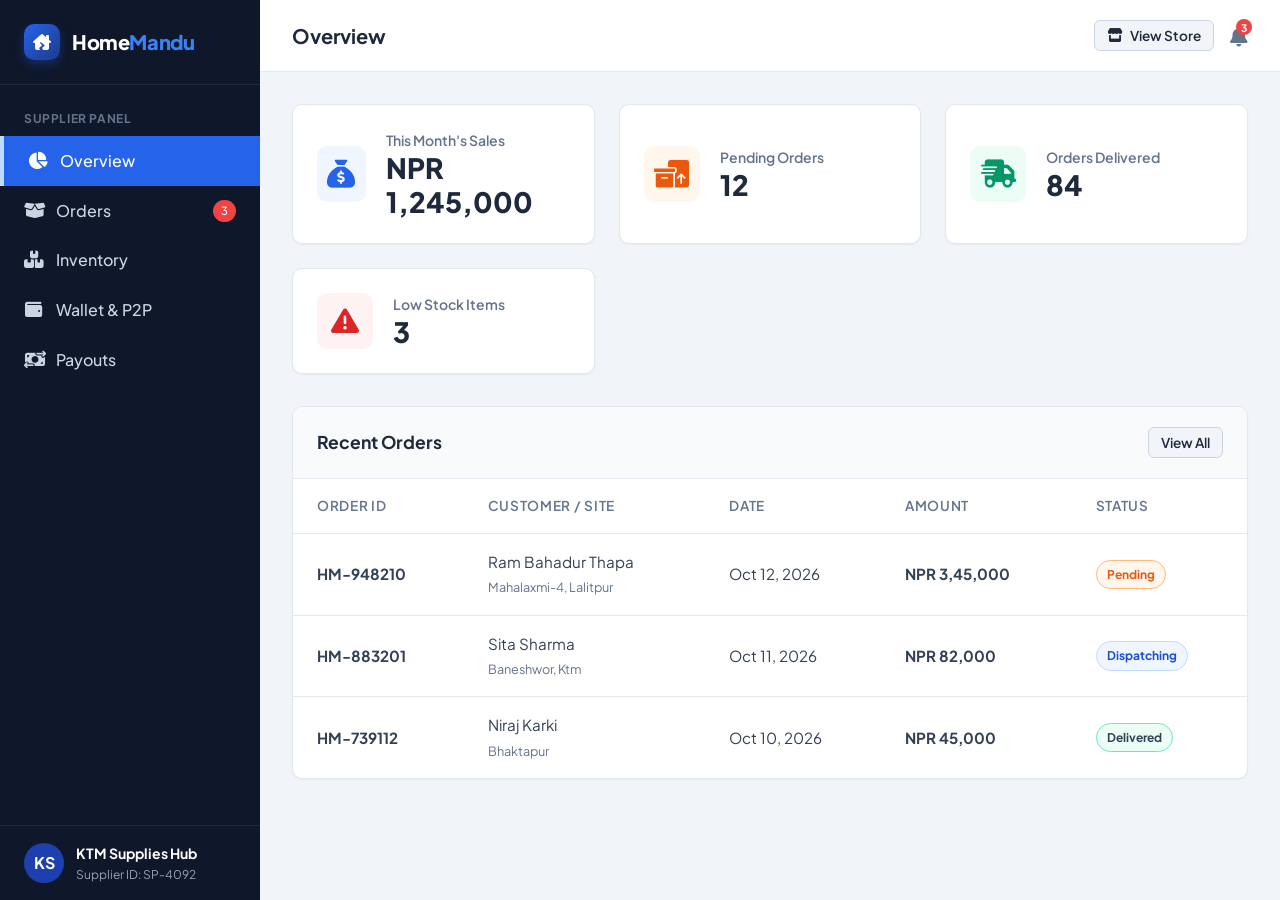
<file: supplier.html>
<!DOCTYPE html>
<html lang="en">
<head>
  <meta charset="UTF-8">
  <meta name="viewport" content="width=device-width, initial-scale=1.0">
  <title>Supplier Panel | HomeMandu</title>
  <link rel="stylesheet" href="styles.css">
  <link rel="stylesheet" href="dashboard.css">
  <link rel="stylesheet" href="https://cdnjs.cloudflare.com/ajax/libs/font-awesome/6.4.0/css/all.min.css">
  <link rel="preconnect" href="https://fonts.googleapis.com">
  <link rel="preconnect" href="https://fonts.gstatic.com" crossorigin>
  <link href="https://fonts.googleapis.com/css2?family=Plus+Jakarta+Sans:wght@300;400;500;600;700;800&display=swap" rel="stylesheet">
</head>
<body class="dashboard-layout">

  <!-- Sidebar -->
  <aside class="dashboard-sidebar">
    <a href="index.html" class="sidebar-brand">
      <div class="logo-icon">
        <i class="fa-solid fa-house-chimney-crack"></i>
      </div>
      <div class="brand-name">Home<span>Mandu</span></div>
    </a>

    <div class="sidebar-menu">
      <div class="menu-label">Supplier Panel</div>
      <ul class="sidebar-nav">
        <li><a href="#" class="active" id="nav-dashboard"><i class="fa-solid fa-chart-pie"></i> Overview</a></li>
        <li><a href="#" id="nav-orders"><i class="fa-solid fa-box-open"></i> Orders <span class="badge" style="margin-left: auto; background: var(--danger-500); color: white; padding: 2px 8px; border-radius: 12px; font-size: 0.7rem;">3</span></a></li>
        <li><a href="#" id="nav-inventory"><i class="fa-solid fa-boxes-stacked"></i> Inventory</a></li>
        <li><a href="#" id="nav-wallet"><i class="fa-solid fa-wallet"></i> Wallet & P2P</a></li>
        <li><a href="#" id="nav-payouts"><i class="fa-solid fa-money-bill-transfer"></i> Payouts</a></li>
      </ul>
    </div>

    <div class="sidebar-user">
      <div class="user-avatar">KS</div>
      <div class="user-info">
        <strong>KTM Supplies Hub</strong>
        <span>Supplier ID: SP-4092</span>
      </div>
    </div>
  </aside>

  <!-- Main Content -->
  <main class="dashboard-main">
    <header class="dashboard-header">
      <h2 class="header-title" id="pageTitle">Overview</h2>
      <div class="header-actions">
        <button class="btn btn-secondary btn-sm" onclick="window.location.href='index.html'"><i class="fa-solid fa-store"></i> View Store</button>
        <button class="icon-btn">
          <i class="fa-solid fa-bell"></i>
          <span class="badge">3</span>
        </button>
      </div>
    </header>

    <div class="dashboard-content">
      
      <!-- Dashboard View -->
      <div id="view-dashboard">
        <div class="stats-grid">
          <div class="stat-card">
            <div class="stat-icon blue"><i class="fa-solid fa-sack-dollar"></i></div>
            <div class="stat-details">
              <span class="stat-title">This Month's Sales</span>
              <span class="stat-value">NPR 1,245,000</span>
            </div>
          </div>
          <div class="stat-card">
            <div class="stat-icon orange"><i class="fa-solid fa-boxes-packing"></i></div>
            <div class="stat-details">
              <span class="stat-title">Pending Orders</span>
              <span class="stat-value">12</span>
            </div>
          </div>
          <div class="stat-card">
            <div class="stat-icon green"><i class="fa-solid fa-truck-fast"></i></div>
            <div class="stat-details">
              <span class="stat-title">Orders Delivered</span>
              <span class="stat-value">84</span>
            </div>
          </div>
          <div class="stat-card">
            <div class="stat-icon red"><i class="fa-solid fa-triangle-exclamation"></i></div>
            <div class="stat-details">
              <span class="stat-title">Low Stock Items</span>
              <span class="stat-value">3</span>
            </div>
          </div>
        </div>

        <div class="data-card">
          <div class="data-card-header">
            <h3 class="data-card-title">Recent Orders</h3>
            <button class="btn btn-secondary btn-sm" onclick="window.SupplierApp.switchTab('orders')">View All</button>
          </div>
          <div class="data-table-wrapper">
            <table class="data-table">
              <thead>
                <tr>
                  <th>Order ID</th>
                  <th>Customer / Site</th>
                  <th>Date</th>
                  <th>Amount</th>
                  <th>Status</th>
                </tr>
              </thead>
              <tbody id="dashboardRecentOrders">
                <!-- Dynamically populated -->
              </tbody>
            </table>
          </div>
        </div>
      </div>

      <!-- Orders View -->
      <div id="view-orders" class="hidden">
        <div class="data-card">
          <div class="data-card-header">
            <h3 class="data-card-title">Manage Orders</h3>
          </div>
          <div class="data-table-wrapper">
            <table class="data-table">
              <thead>
                <tr>
                  <th>Order ID</th>
                  <th>Items</th>
                  <th>Customer Details</th>
                  <th>Amount</th>
                  <th>Status</th>
                  <th>Action</th>
                </tr>
              </thead>
              <tbody id="ordersTableBody">
                <!-- Dynamically populated -->
              </tbody>
            </table>
          </div>
        </div>
      </div>

      <!-- Inventory View -->
      <div id="view-inventory" class="hidden">
        <div class="data-card">
          <div class="data-card-header">
            <h3 class="data-card-title">Inventory Management</h3>
            <button class="btn btn-primary btn-sm"><i class="fa-solid fa-plus"></i> Add Product</button>
          </div>
          <div class="data-table-wrapper">
            <table class="data-table">
              <thead>
                <tr>
                  <th>Product Name</th>
                  <th>Category</th>
                  <th>Unit Price (NPR)</th>
                  <th>Stock Status</th>
                  <th>Action</th>
                </tr>
              </thead>
              <tbody id="inventoryTableBody">
                <!-- Dynamically populated -->
              </tbody>
            </table>
          </div>
        </div>
      </div>

      <!-- Wallet & P2P View -->
      <div id="view-wallet" class="hidden">
        <div class="stats-grid">
          <div class="stat-card" style="background: linear-gradient(135deg, var(--primary-600), var(--primary-900)); color: white; border:none; box-shadow: 0 10px 15px -3px rgba(37, 99, 235, 0.3);">
            <div class="stat-icon" style="background: rgba(255,255,255,0.2); color: white;"><i class="fa-solid fa-wallet"></i></div>
            <div class="stat-details">
              <span class="stat-title" style="color: rgba(255,255,255,0.8);">Available Wallet Balance</span>
              <span class="stat-value" style="color: white;" id="walletBalanceDisplay">NPR 450,000</span>
            </div>
          </div>
        </div>

        <div style="display: grid; grid-template-columns: 1fr 2fr; gap: 2rem; align-items: start;">
          <!-- Transfer Form -->
          <div class="data-card">
            <div class="data-card-header">
              <h3 class="data-card-title">Send Money (P2P)</h3>
            </div>
            <div style="padding: 1.5rem;">
              <form id="p2pTransferForm">
                <div class="form-group" style="margin-bottom: 1rem;">
                  <label for="p2pRecipient" style="display:block; margin-bottom:0.5rem; font-weight:600;">Recipient Wallet ID / Phone</label>
                  <input type="text" id="p2pRecipient" placeholder="e.g. 9841234567 or HM-992" style="width:100%; padding:0.75rem; border:1px solid var(--slate-300); border-radius:var(--radius-md);" required>
                </div>
                <div class="form-group" style="margin-bottom: 1rem;">
                  <label for="p2pAmount" style="display:block; margin-bottom:0.5rem; font-weight:600;">Transfer Amount (NPR)</label>
                  <input type="number" id="p2pAmount" placeholder="0" min="10" max="1000000" style="width:100%; padding:0.75rem; border:1px solid var(--slate-300); border-radius:var(--radius-md);" required>
                </div>
                <div class="form-group" style="margin-bottom: 1.5rem;">
                  <label for="p2pRemarks" style="display:block; margin-bottom:0.5rem; font-weight:600;">Remarks (Optional)</label>
                  <input type="text" id="p2pRemarks" placeholder="What's this for?" style="width:100%; padding:0.75rem; border:1px solid var(--slate-300); border-radius:var(--radius-md);">
                </div>
                <button type="button" class="btn btn-primary btn-block" id="initiateP2PBtn" style="width:100%; padding:0.8rem; font-weight:bold;"><i class="fa-solid fa-paper-plane"></i> Send Money</button>
              </form>
            </div>
          </div>

          <!-- Recent Transfers -->
          <div class="data-card">
            <div class="data-card-header">
              <h3 class="data-card-title">Recent P2P Transactions</h3>
            </div>
            <div class="data-table-wrapper">
              <table class="data-table">
                <thead>
                  <tr>
                    <th>Date</th>
                    <th>Type</th>
                    <th>Details</th>
                    <th>Amount</th>
                    <th>Status</th>
                  </tr>
                </thead>
                <tbody id="p2pHistoryBody">
                  <tr>
                    <td>Oct 10, 2026</td>
                    <td><span class="status-badge" style="background:#fef2f2; color:var(--danger-600); border:none;">Sent</span></td>
                    <td>To: Rajesh Hamal (9812345678)<br><small style="color:var(--slate-500)">Logistics payment</small></td>
                    <td><strong>- NPR 12,000</strong></td>
                    <td><span class="status-badge status-active">Success</span></td>
                  </tr>
                  <tr>
                    <td>Oct 08, 2026</td>
                    <td><span class="status-badge" style="background:#ecfdf5; color:var(--success-600); border:none;">Received</span></td>
                    <td>From: HomeMandu Payouts<br><small style="color:var(--slate-500)">Weekly Settlement</small></td>
                    <td><strong>+ NPR 145,000</strong></td>
                    <td><span class="status-badge status-active">Success</span></td>
                  </tr>
                </tbody>
              </table>
            </div>
          </div>
        </div>
      </div>
    </div>
  </main>

  <!-- Toast Notification Container -->
  <div class="toast-container" id="toastContainer"></div>

  <script src="supplier.js"></script>
</body>
</html>
</file>
<file: styles.css>
/* ==========================================================================
   HomeMandu - Modern E-Commerce Stylesheet
   Nepal's Smart Home Building Marketplace
   ========================================================================== */

:root {
  --primary-50: #eff6ff;
  --primary-100: #dbeafe;
  --primary-200: #bfdbfe;
  --primary-500: #3b82f6;
  --primary-600: #2563eb;
  --primary-700: #1d4ed8;
  --primary-800: #1e40af;
  --primary-900: #1e3a8a;
  --primary-950: #172554;

  --accent-500: #f59e0b;
  --accent-600: #d97706;
  --accent-orange: #ea580c;

  --success-500: #10b981;
  --success-600: #059669;
  --danger-500: #ef4444;
  --danger-600: #dc2626;

  --slate-50: #f8fafc;
  --slate-100: #f1f5f9;
  --slate-200: #e2e8f0;
  --slate-300: #cbd5e1;
  --slate-400: #94a3b8;
  --slate-500: #64748b;
  --slate-600: #475569;
  --slate-700: #334155;
  --slate-800: #1e293b;
  --slate-900: #0f172a;

  --font-main: 'Plus Jakarta Sans', system-ui, -apple-system, BlinkMacSystemFont, 'Segoe UI', Roboto, sans-serif;

  --shadow-sm: 0 1px 2px 0 rgb(0 0 0 / 0.05);
  --shadow-md: 0 4px 6px -1px rgb(0 0 0 / 0.1), 0 2px 4px -2px rgb(0 0 0 / 0.1);
  --shadow-lg: 0 10px 15px -3px rgb(0 0 0 / 0.1), 0 4px 6px -4px rgb(0 0 0 / 0.1);
  --shadow-xl: 0 20px 25px -5px rgb(0 0 0 / 0.1), 0 8px 10px -6px rgb(0 0 0 / 0.1);

  --radius-sm: 6px;
  --radius-md: 10px;
  --radius-lg: 16px;
  --radius-xl: 24px;
  --radius-full: 9999px;

  --transition-fast: 0.15s ease;
  --transition-normal: 0.25s ease;
  --transition-slow: 0.4s cubic-bezier(0.16, 1, 0.3, 1);
}

/* Reset & Base Setup */
*, *::before, *::after {
  box-sizing: border-box;
  margin: 0;
  padding: 0;
}

html {
  scroll-behavior: smooth;
}

body {
  font-family: var(--font-main);
  background-color: var(--slate-50);
  color: var(--slate-800);
  line-height: 1.6;
  -webkit-font-smoothing: antialiased;
  overflow-x: hidden;
}

a {
  color: var(--primary-600);
  text-decoration: none;
  transition: color var(--transition-fast);
}

a:hover {
  color: var(--primary-800);
}

img {
  max-width: 100%;
  height: auto;
  display: block;
}

button, input, select, textarea {
  font-family: inherit;
  font-size: inherit;
}

/* Container */
.container {
  width: 100%;
  max-width: 1240px;
  margin-left: auto;
  margin-right: auto;
  padding-left: 1.25rem;
  padding-right: 1.25rem;
}

/* ==========================================================================
   Top Announcement Bar
   ========================================================================== */
.top-bar {
  background: var(--slate-900);
  color: var(--slate-300);
  font-size: 0.8125rem;
  padding: 0.5rem 0;
  border-bottom: 1px solid rgba(255, 255, 255, 0.08);
}

.top-bar-content {
  display: flex;
  justify-content: space-between;
  align-items: center;
  flex-wrap: wrap;
  gap: 0.5rem;
}

.badge-tag {
  background: var(--accent-orange);
  color: #fff;
  font-size: 0.6875rem;
  font-weight: 700;
  padding: 0.15rem 0.45rem;
  border-radius: var(--radius-sm);
  margin-right: 0.5rem;
  letter-spacing: 0.05em;
}

.top-links {
  display: flex;
  gap: 1.25rem;
}

.top-links a {
  color: var(--slate-300);
  display: inline-flex;
  align-items: center;
  gap: 0.35rem;
}

.top-links a:hover {
  color: #ffffff;
}

/* ==========================================================================
   Header & Navigation Bar
   ========================================================================== */
.main-header {
  background: #ffffff;
  position: sticky;
  top: 0;
  z-index: 100;
  box-shadow: var(--shadow-sm);
  border-bottom: 1px solid var(--slate-200);
  transition: all var(--transition-normal);
}

.nav-container {
  display: flex;
  align-items: center;
  justify-content: space-between;
  height: 4.75rem;
  gap: 1.5rem;
}

/* Brand Logo */
.brand-logo {
  display: flex;
  align-items: center;
  gap: 0.75rem;
  flex-shrink: 0;
}

.logo-icon {
  width: 42px;
  height: 42px;
  border-radius: var(--radius-md);
  background: linear-gradient(135deg, var(--primary-600), var(--primary-900));
  color: #ffffff;
  display: flex;
  align-items: center;
  justify-content: center;
  font-size: 1.25rem;
  box-shadow: 0 4px 10px rgba(37, 99, 235, 0.3);
}

.logo-text {
  display: flex;
  flex-direction: column;
}

.brand-name {
  font-size: 1.35rem;
  font-weight: 800;
  color: var(--slate-900);
  letter-spacing: -0.02em;
  line-height: 1.1;
}

.brand-name span {
  color: var(--primary-600);
}

.brand-tagline {
  font-size: 0.6875rem;
  font-weight: 600;
  color: var(--slate-500);
  letter-spacing: 0.05em;
  text-transform: uppercase;
}

/* Search Bar */
.search-wrapper {
  flex: 1;
  max-width: 460px;
}

.search-box {
  display: flex;
  align-items: center;
  background: var(--slate-100);
  border: 1.5px solid var(--slate-200);
  border-radius: var(--radius-full);
  padding: 0.3rem 0.4rem 0.3rem 1rem;
  transition: all var(--transition-fast);
}

.search-box:focus-within {
  background: #ffffff;
  border-color: var(--primary-500);
  box-shadow: 0 0 0 3px rgba(59, 130, 246, 0.15);
}

.search-icon {
  color: var(--slate-400);
  margin-right: 0.5rem;
}

.search-box input {
  border: none;
  background: transparent;
  outline: none;
  width: 100%;
  font-size: 0.875rem;
  color: var(--slate-800);
}

.search-box input::placeholder {
  color: var(--slate-400);
}

.search-btn {
  background: var(--primary-600);
  color: #fff;
  border: none;
  padding: 0.45rem 1rem;
  border-radius: var(--radius-full);
  font-size: 0.8125rem;
  font-weight: 600;
  cursor: pointer;
  transition: background var(--transition-fast);
}

.search-btn:hover {
  background: var(--primary-700);
}

/* Nav Menu */
.nav-menu {
  display: flex;
  align-items: center;
  gap: 1.25rem;
}

.nav-link {
  font-size: 0.9375rem;
  font-weight: 600;
  color: var(--slate-600);
  display: flex;
  align-items: center;
  gap: 0.4rem;
  padding: 0.5rem 0.25rem;
  position: relative;
  transition: color var(--transition-fast);
}

.nav-link:hover, .nav-link.active {
  color: var(--primary-600);
}

.nav-link.active::after {
  content: '';
  position: absolute;
  bottom: 0;
  left: 0;
  right: 0;
  height: 2px;
  background: var(--primary-600);
  border-radius: 2px;
}

/* Nav Actions */
.nav-actions {
  display: flex;
  align-items: center;
  gap: 0.75rem;
}

.cart-toggle-btn {
  display: flex;
  align-items: center;
  gap: 0.5rem;
  background: var(--slate-100);
  border: 1px solid var(--slate-200);
  padding: 0.55rem 1rem;
  border-radius: var(--radius-full);
  color: var(--slate-800);
  font-weight: 600;
  font-size: 0.875rem;
  cursor: pointer;
  position: relative;
  transition: all var(--transition-fast);
}

.cart-toggle-btn:hover {
  background: var(--primary-50);
  border-color: var(--primary-200);
  color: var(--primary-700);
}

.cart-badge {
  background: var(--accent-orange);
  color: #fff;
  font-size: 0.75rem;
  font-weight: 800;
  min-width: 20px;
  height: 20px;
  padding: 0 5px;
  border-radius: var(--radius-full);
  display: inline-flex;
  align-items: center;
  justify-content: center;
  transition: transform var(--transition-fast);
}

.cart-badge.bump {
  transform: scale(1.3);
}

.nav-checkout-btn {
  display: inline-flex;
  align-items: center;
  gap: 0.4rem;
  font-size: 0.875rem;
}

.mobile-menu-btn {
  display: none;
  background: transparent;
  border: none;
  font-size: 1.4rem;
  color: var(--slate-700);
  cursor: pointer;
  padding: 0.5rem;
}

/* Buttons */
.btn {
  display: inline-flex;
  align-items: center;
  justify-content: center;
  gap: 0.5rem;
  font-weight: 600;
  padding: 0.65rem 1.25rem;
  border-radius: var(--radius-md);
  border: none;
  cursor: pointer;
  transition: all var(--transition-fast);
  text-decoration: none;
}

.btn-primary {
  background: var(--primary-600);
  color: #ffffff;
  box-shadow: 0 2px 4px rgba(37, 99, 235, 0.2);
}

.btn-primary:hover {
  background: var(--primary-700);
  color: #ffffff;
  box-shadow: 0 4px 10px rgba(37, 99, 235, 0.3);
  transform: translateY(-1px);
}

.btn-secondary {
  background: var(--slate-100);
  color: var(--slate-800);
  border: 1px solid var(--slate-300);
}

.btn-secondary:hover {
  background: var(--slate-200);
  color: var(--slate-900);
}

.btn-success {
  background: var(--success-600);
  color: #ffffff;
}

.btn-success:hover {
  background: var(--success-500);
  transform: translateY(-1px);
}

.btn-lg {
  padding: 0.85rem 1.75rem;
  font-size: 1rem;
  border-radius: var(--radius-lg);
}

.btn-sm {
  padding: 0.4rem 0.8rem;
  font-size: 0.8125rem;
  border-radius: var(--radius-sm);
}

.btn-block {
  width: 100%;
}

.btn-link {
  background: transparent;
  border: none;
  padding: 0.5rem 0.75rem;
  font-weight: 600;
  cursor: pointer;
}

.btn-link.text-danger {
  color: var(--danger-600);
}

.btn-link.text-danger:hover {
  color: var(--danger-500);
  text-decoration: underline;
}

/* ==========================================================================
   Hero Section
   ========================================================================== */
.hero-section {
  padding: 4rem 0 3.5rem;
  background: linear-gradient(180deg, #ffffff 0%, var(--slate-100) 100%);
  position: relative;
  overflow: hidden;
  border-bottom: 1px solid var(--slate-200);
}

.hero-grid {
  display: grid;
  grid-template-columns: 1.15fr 0.85fr;
  gap: 3rem;
  align-items: center;
}

.hero-badge {
  display: inline-flex;
  align-items: center;
  gap: 0.5rem;
  background: var(--primary-50);
  color: var(--primary-700);
  border: 1px solid var(--primary-200);
  font-size: 0.8125rem;
  font-weight: 700;
  padding: 0.35rem 0.85rem;
  border-radius: var(--radius-full);
  margin-bottom: 1.25rem;
}

.hero-title {
  font-size: 2.75rem;
  font-weight: 800;
  line-height: 1.2;
  color: var(--slate-900);
  letter-spacing: -0.03em;
  margin-bottom: 1.25rem;
}

.gradient-text {
  background: linear-gradient(135deg, var(--primary-600), var(--accent-orange));
  -webkit-background-clip: text;
  -webkit-text-fill-color: transparent;
}

.hero-description {
  font-size: 1.125rem;
  color: var(--slate-600);
  line-height: 1.65;
  margin-bottom: 2rem;
  max-width: 580px;
}

.hero-cta-group {
  display: flex;
  gap: 1rem;
  flex-wrap: wrap;
  margin-bottom: 2.5rem;
}

.hero-metrics {
  display: flex;
  align-items: center;
  background: #ffffff;
  padding: 1.25rem 1.5rem;
  border-radius: var(--radius-lg);
  box-shadow: var(--shadow-md);
  border: 1px solid var(--slate-200);
  gap: 1.25rem;
}

.metric-item {
  display: flex;
  flex-direction: column;
}

.metric-val {
  font-size: 1.35rem;
  font-weight: 800;
  color: var(--slate-900);
}

.metric-lbl {
  font-size: 0.75rem;
  color: var(--slate-500);
  font-weight: 600;
}

.metric-divider {
  width: 1px;
  height: 32px;
  background: var(--slate-200);
}

/* Hero Feature Card (Visual Feed) */
.hero-feature-card {
  background: #ffffff;
  border-radius: var(--radius-xl);
  box-shadow: var(--shadow-xl);
  border: 1px solid var(--slate-200);
  overflow: hidden;
}

.hero-card-header {
  padding: 1.25rem 1.5rem;
  background: var(--slate-900);
  color: #fff;
  display: flex;
  justify-content: space-between;
  align-items: center;
}

.status-indicator {
  display: flex;
  align-items: center;
  gap: 0.5rem;
  font-size: 0.8125rem;
  font-weight: 600;
}

.dot-live {
  width: 8px;
  height: 8px;
  background: var(--success-500);
  border-radius: var(--radius-full);
  box-shadow: 0 0 0 3px rgba(16, 185, 129, 0.4);
  animation: pulse-dot 2s infinite;
}

@keyframes pulse-dot {
  0% { transform: scale(0.95); opacity: 0.8; }
  50% { transform: scale(1.3); opacity: 1; }
  100% { transform: scale(0.95); opacity: 0.8; }
}

.badge-pill {
  font-size: 0.6875rem;
  background: rgba(255, 255, 255, 0.15);
  padding: 0.2rem 0.6rem;
  border-radius: var(--radius-full);
  font-weight: 600;
}

.quick-compare-box {
  padding: 1rem 1.25rem;
  display: flex;
  flex-direction: column;
  gap: 0.75rem;
}

.compare-row {
  display: flex;
  align-items: center;
  gap: 1rem;
  padding: 0.85rem;
  background: var(--slate-50);
  border-radius: var(--radius-md);
  border: 1px solid var(--slate-200);
  transition: transform var(--transition-fast), border-color var(--transition-fast);
}

.compare-row:hover {
  transform: translateX(4px);
  border-color: var(--primary-300);
  background: #ffffff;
}

.prod-thumb {
  width: 44px;
  height: 44px;
  border-radius: var(--radius-md);
  background: var(--primary-100);
  color: var(--primary-700);
  display: flex;
  align-items: center;
  justify-content: center;
  font-size: 1.25rem;
  flex-shrink: 0;
}

.prod-thumb.rebar {
  background: #fef3c7;
  color: #b45309;
}

.prod-thumb.brick {
  background: #ffedd5;
  color: #c2410c;
}

.prod-info {
  flex: 1;
  display: flex;
  flex-direction: column;
}

.prod-info strong {
  font-size: 0.875rem;
  color: var(--slate-900);
}

.tag-sub {
  font-size: 0.75rem;
  color: var(--slate-500);
}

.prod-pricing {
  text-align: right;
  display: flex;
  flex-direction: column;
  align-items: flex-end;
}

.price-val {
  font-size: 0.9375rem;
  font-weight: 800;
  color: var(--primary-700);
}

.price-val small {
  font-size: 0.75rem;
  color: var(--slate-500);
  font-weight: 500;
}

.save-tag {
  font-size: 0.6875rem;
  font-weight: 700;
  color: var(--success-600);
  background: #d1fae5;
  padding: 0.1rem 0.4rem;
  border-radius: var(--radius-sm);
}

.hero-card-footer {
  padding: 0.85rem 1.5rem;
  background: var(--slate-100);
  border-top: 1px solid var(--slate-200);
  text-align: center;
}

.quick-shop-link {
  font-size: 0.8125rem;
  font-weight: 700;
  color: var(--primary-700);
  display: inline-flex;
  align-items: center;
  gap: 0.4rem;
}

.quick-shop-link:hover {
  text-decoration: underline;
}

/* ==========================================================================
   Common Section Headers
   ========================================================================== */
.section {
  padding: 4.5rem 0;
}

.section-header {
  text-align: center;
  max-width: 720px;
  margin: 0 auto 3rem auto;
}

.section-header.flex-header {
  max-width: 100%;
  display: flex;
  justify-content: space-between;
  align-items: flex-end;
  text-align: left;
  flex-wrap: wrap;
  gap: 1.5rem;
  margin-bottom: 2.5rem;
}

.section-badge {
  display: inline-block;
  font-size: 0.6875rem;
  font-weight: 800;
  color: var(--primary-600);
  letter-spacing: 0.1em;
  text-transform: uppercase;
  margin-bottom: 0.5rem;
}

.section-badge.badge-light {
  color: var(--primary-200);
}

.section-title {
  font-size: 2rem;
  font-weight: 800;
  color: var(--slate-900);
  letter-spacing: -0.02em;
  margin-bottom: 0.75rem;
}

.section-subtitle {
  font-size: 1rem;
  color: var(--slate-600);
}

/* ==========================================================================
   Product Categories Section
   ========================================================================== */
.categories-section {
  background: #ffffff;
  border-bottom: 1px solid var(--slate-200);
}

.categories-grid {
  display: grid;
  grid-template-columns: repeat(auto-fill, minmax(250px, 1fr));
  gap: 1.5rem;
}

.category-card {
  background: var(--slate-50);
  border: 1px solid var(--slate-200);
  border-radius: var(--radius-lg);
  padding: 1.5rem;
  display: flex;
  flex-direction: column;
  cursor: pointer;
  transition: all var(--transition-normal);
  position: relative;
  overflow: hidden;
}

.category-card:hover {
  background: #ffffff;
  transform: translateY(-4px);
  box-shadow: var(--shadow-lg);
  border-color: var(--primary-300);
}

.cat-icon-wrapper {
  width: 54px;
  height: 54px;
  border-radius: var(--radius-md);
  display: flex;
  align-items: center;
  justify-content: center;
  font-size: 1.5rem;
  margin-bottom: 1.25rem;
  transition: transform var(--transition-fast);
}

.category-card:hover .cat-icon-wrapper {
  transform: scale(1.1);
}

.category-card h3 {
  font-size: 1.125rem;
  font-weight: 700;
  color: var(--slate-900);
  margin-bottom: 0.4rem;
}

.category-card p {
  font-size: 0.8125rem;
  color: var(--slate-500);
  line-height: 1.4;
  margin-bottom: 1.25rem;
}

.cat-footer {
  margin-top: auto;
  display: flex;
  justify-content: space-between;
  align-items: center;
  font-size: 0.75rem;
  font-weight: 700;
  color: var(--primary-600);
}

.cat-count {
  background: var(--slate-200);
  color: var(--slate-700);
  padding: 0.15rem 0.5rem;
  border-radius: var(--radius-full);
}

/* Category Colors */
.cat-cement { background: #e0f2fe; color: #0369a1; }
.cat-steel { background: #fee2e2; color: #b91c1c; }
.cat-brick { background: #ffedd5; color: #c2410c; }
.cat-plumb { background: #e0e7ff; color: #4338ca; }
.cat-elect { background: #fef3c7; color: #b45309; }
.cat-paint { background: #fce7f3; color: #be185d; }
.cat-roof { background: #d1fae5; color: #047857; }
.cat-smart { background: #ccfbf1; color: #0f766e; }

/* ==========================================================================
   Product Catalog Section
   ========================================================================== */
.catalog-controls {
  display: flex;
  align-items: center;
  gap: 1rem;
  flex-wrap: wrap;
}

.filter-pills {
  display: flex;
  gap: 0.5rem;
  flex-wrap: wrap;
}

.filter-pill {
  background: var(--slate-100);
  border: 1px solid var(--slate-200);
  color: var(--slate-700);
  padding: 0.4rem 0.9rem;
  border-radius: var(--radius-full);
  font-size: 0.8125rem;
  font-weight: 600;
  cursor: pointer;
  transition: all var(--transition-fast);
}

.filter-pill:hover {
  background: var(--slate-200);
}

.filter-pill.active {
  background: var(--primary-600);
  color: #ffffff;
  border-color: var(--primary-600);
}

.sort-selector {
  display: flex;
  align-items: center;
  gap: 0.5rem;
  font-size: 0.8125rem;
  font-weight: 600;
  color: var(--slate-600);
}

.sort-selector select {
  background: #ffffff;
  border: 1px solid var(--slate-300);
  border-radius: var(--radius-md);
  padding: 0.4rem 0.75rem;
  font-size: 0.8125rem;
  color: var(--slate-800);
  outline: none;
  cursor: pointer;
}

.products-grid {
  display: grid;
  grid-template-columns: repeat(auto-fill, minmax(280px, 1fr));
  gap: 1.5rem;
}

.product-card {
  background: #ffffff;
  border: 1px solid var(--slate-200);
  border-radius: var(--radius-lg);
  overflow: hidden;
  display: flex;
  flex-direction: column;
  transition: all var(--transition-normal);
  box-shadow: var(--shadow-sm);
}

.product-card:hover {
  box-shadow: var(--shadow-lg);
  border-color: var(--primary-300);
  transform: translateY(-3px);
}

.prod-card-top {
  position: relative;
  background: var(--slate-100);
  padding: 2rem 1.5rem;
  display: flex;
  align-items: center;
  justify-content: center;
  font-size: 3rem;
  color: var(--slate-700);
  border-bottom: 1px solid var(--slate-200);
}

.prod-tag-badge {
  position: absolute;
  top: 0.75rem;
  left: 0.75rem;
  font-size: 0.6875rem;
  font-weight: 800;
  padding: 0.2rem 0.5rem;
  border-radius: var(--radius-sm);
  background: var(--slate-900);
  color: #ffffff;
  text-transform: uppercase;
}

.prod-tag-badge.best-seller { background: var(--accent-orange); }
.prod-tag-badge.verified { background: var(--primary-600); }
.prod-tag-badge.hot { background: var(--danger-500); }

.compare-badge-btn {
  position: absolute;
  top: 0.75rem;
  right: 0.75rem;
  background: #ffffff;
  border: 1px solid var(--slate-200);
  border-radius: var(--radius-full);
  font-size: 0.6875rem;
  font-weight: 700;
  color: var(--primary-700);
  padding: 0.25rem 0.6rem;
  display: flex;
  align-items: center;
  gap: 0.3rem;
  cursor: pointer;
  box-shadow: var(--shadow-sm);
  transition: all var(--transition-fast);
}

.compare-badge-btn:hover {
  background: var(--primary-50);
  border-color: var(--primary-300);
}

.prod-card-body {
  padding: 1.25rem;
  display: flex;
  flex-direction: column;
  flex: 1;
}

.prod-category-tag {
  font-size: 0.6875rem;
  font-weight: 700;
  text-transform: uppercase;
  color: var(--slate-500);
  margin-bottom: 0.25rem;
  letter-spacing: 0.05em;
}

.prod-card-title {
  font-size: 1.05rem;
  font-weight: 700;
  color: var(--slate-900);
  line-height: 1.35;
  margin-bottom: 0.5rem;
}

.prod-supplier-info {
  display: flex;
  align-items: center;
  gap: 0.35rem;
  font-size: 0.75rem;
  color: var(--slate-600);
  margin-bottom: 0.75rem;
}

.prod-supplier-info i {
  color: var(--success-600);
}

.prod-rating-row {
  display: flex;
  align-items: center;
  gap: 0.35rem;
  font-size: 0.75rem;
  color: var(--accent-500);
  margin-bottom: 1rem;
}

.rating-count {
  color: var(--slate-500);
  font-weight: 500;
}

.prod-card-price-row {
  margin-top: auto;
  display: flex;
  align-items: baseline;
  justify-content: space-between;
  padding-top: 0.75rem;
  border-top: 1px dashed var(--slate-200);
  margin-bottom: 1rem;
}

.prod-price {
  font-size: 1.25rem;
  font-weight: 800;
  color: var(--slate-900);
}

.prod-unit {
  font-size: 0.75rem;
  color: var(--slate-500);
  font-weight: 500;
}

.prod-stock-tag {
  font-size: 0.6875rem;
  font-weight: 700;
  color: var(--success-600);
  background: #d1fae5;
  padding: 0.15rem 0.45rem;
  border-radius: var(--radius-sm);
}

.prod-card-actions {
  display: grid;
  grid-template-columns: 80px 1fr;
  gap: 0.5rem;
}

.qty-input-box {
  display: flex;
  align-items: center;
  border: 1px solid var(--slate-300);
  border-radius: var(--radius-md);
  overflow: hidden;
  background: var(--slate-50);
}

.qty-input-box input {
  width: 100%;
  border: none;
  text-align: center;
  font-size: 0.875rem;
  font-weight: 700;
  background: transparent;
  outline: none;
  padding: 0.35rem 0;
}

/* Empty State */
.empty-state {
  text-align: center;
  padding: 4rem 1rem;
  background: #ffffff;
  border-radius: var(--radius-lg);
  border: 1px dashed var(--slate-300);
}

.empty-icon {
  font-size: 3rem;
  color: var(--slate-400);
  margin-bottom: 1rem;
}

.empty-state h3 {
  font-size: 1.25rem;
  font-weight: 700;
  color: var(--slate-800);
  margin-bottom: 0.5rem;
}

.empty-state p {
  color: var(--slate-500);
  margin-bottom: 1.25rem;
}

.hidden {
  display: none !important;
}

/* ==========================================================================
   Smart Cost Calculator Section
   ========================================================================== */
.estimator-section {
  background: linear-gradient(135deg, var(--slate-900) 0%, var(--primary-950) 100%);
  color: #ffffff;
}

.estimator-card {
  background: rgba(255, 255, 255, 0.05);
  backdrop-filter: blur(12px);
  border: 1px solid rgba(255, 255, 255, 0.15);
  border-radius: var(--radius-xl);
  padding: 2.5rem;
}

.estimator-header {
  text-align: center;
  max-width: 600px;
  margin: 0 auto 2.5rem auto;
}

.estimator-header h2 {
  font-size: 2rem;
  font-weight: 800;
  color: #ffffff;
  margin-bottom: 0.5rem;
}

.estimator-header p {
  color: var(--slate-300);
  font-size: 0.9375rem;
}

.estimator-body {
  display: grid;
  grid-template-columns: 1fr 1.2fr;
  gap: 2.5rem;
  align-items: start;
}

.estimator-form-col {
  background: rgba(255, 255, 255, 0.08);
  padding: 2rem;
  border-radius: var(--radius-lg);
  border: 1px solid rgba(255, 255, 255, 0.1);
}

.form-group {
  margin-bottom: 1.25rem;
}

.form-group.half {
  flex: 1;
}

.form-row {
  display: flex;
  gap: 1rem;
}

.form-group label {
  display: block;
  font-size: 0.8125rem;
  font-weight: 700;
  color: var(--slate-200);
  margin-bottom: 0.4rem;
}

.form-group input,
.form-group select,
.form-group textarea {
  width: 100%;
  padding: 0.7rem 0.9rem;
  background: rgba(15, 23, 42, 0.6);
  border: 1px solid rgba(255, 255, 255, 0.2);
  border-radius: var(--radius-md);
  color: #ffffff;
  font-size: 0.875rem;
  outline: none;
  transition: all var(--transition-fast);
}

.form-group input:focus,
.form-group select:focus,
.form-group textarea:focus {
  border-color: var(--primary-500);
  background: rgba(15, 23, 42, 0.9);
}

.form-group select option {
  background: var(--slate-900);
  color: #ffffff;
}

.input-hint {
  display: block;
  font-size: 0.6875rem;
  color: var(--slate-400);
  margin-top: 0.35rem;
}

.disclaimer-note {
  font-size: 0.75rem;
  color: var(--slate-400);
  margin-top: 1rem;
  line-height: 1.4;
}

.results-heading {
  font-size: 1.125rem;
  font-weight: 700;
  color: #ffffff;
  margin-bottom: 1.25rem;
  display: flex;
  align-items: center;
  gap: 0.5rem;
}

.results-grid {
  display: grid;
  grid-template-columns: repeat(2, 1fr);
  gap: 1rem;
  margin-bottom: 1.5rem;
}

.estimate-result-box {
  background: rgba(255, 255, 255, 0.08);
  border: 1px solid rgba(255, 255, 255, 0.1);
  padding: 1.25rem;
  border-radius: var(--radius-md);
  display: flex;
  align-items: center;
  gap: 1rem;
}

.est-icon {
  width: 44px;
  height: 44px;
  border-radius: var(--radius-md);
  background: rgba(59, 130, 246, 0.2);
  color: var(--primary-300);
  display: flex;
  align-items: center;
  justify-content: center;
  font-size: 1.25rem;
  flex-shrink: 0;
}

.est-data {
  display: flex;
  flex-direction: column;
}

.est-qty {
  font-size: 1.25rem;
  font-weight: 800;
  color: #ffffff;
}

.est-name {
  font-size: 0.75rem;
  color: var(--slate-300);
}

.est-subcost {
  font-size: 0.6875rem;
  color: var(--accent-500);
  font-weight: 600;
}

.total-cost-banner {
  background: linear-gradient(135deg, rgba(37, 99, 235, 0.3), rgba(234, 88, 12, 0.2));
  border: 1px solid rgba(255, 255, 255, 0.2);
  padding: 1.25rem 1.5rem;
  border-radius: var(--radius-lg);
  display: flex;
  align-items: center;
  justify-content: space-between;
  flex-wrap: wrap;
  gap: 1rem;
}

.total-cost-banner .lbl {
  font-size: 0.8125rem;
  color: var(--slate-300);
}

.total-cost-banner .val {
  font-size: 1.75rem;
  font-weight: 800;
  color: #ffffff;
}

/* ==========================================================================
   Why HomeMandu Section
   ========================================================================== */
.why-section {
  background: var(--slate-50);
}

.features-grid {
  display: grid;
  grid-template-columns: repeat(auto-fit, minmax(250px, 1fr));
  gap: 1.5rem;
}

.feature-card {
  background: #ffffff;
  border: 1px solid var(--slate-200);
  border-radius: var(--radius-lg);
  padding: 2rem 1.5rem;
  transition: all var(--transition-normal);
  box-shadow: var(--shadow-sm);
}

.feature-card:hover {
  transform: translateY(-4px);
  box-shadow: var(--shadow-lg);
  border-color: var(--primary-300);
}

.feature-icon {
  width: 50px;
  height: 50px;
  border-radius: var(--radius-md);
  display: flex;
  align-items: center;
  justify-content: center;
  font-size: 1.5rem;
  margin-bottom: 1.25rem;
}

.icon-blue { background: #dbeafe; color: #1d4ed8; }
.icon-emerald { background: #d1fae5; color: #059669; }
.icon-amber { background: #fef3c7; color: #b45309; }
.icon-purple { background: #f3e8ff; color: #7e22ce; }

.feature-card h3 {
  font-size: 1.15rem;
  font-weight: 700;
  color: var(--slate-900);
  margin-bottom: 0.5rem;
}

.feature-card p {
  font-size: 0.875rem;
  color: var(--slate-600);
  line-height: 1.5;
}

/* ==========================================================================
   Shopping Cart Slide-over Drawer
   ========================================================================== */
.drawer-overlay {
  position: fixed;
  inset: 0;
  background: rgba(15, 23, 42, 0.6);
  backdrop-filter: blur(4px);
  z-index: 200;
  opacity: 0;
  visibility: hidden;
  transition: opacity var(--transition-normal), visibility var(--transition-normal);
}

.drawer-overlay.open {
  opacity: 1;
  visibility: visible;
}

.cart-drawer {
  position: fixed;
  top: 0;
  right: 0;
  bottom: 0;
  width: 100%;
  max-width: 440px;
  background: #ffffff;
  z-index: 210;
  box-shadow: var(--shadow-xl);
  display: flex;
  flex-direction: column;
  transform: translateX(100%);
  transition: transform var(--transition-slow);
}

.cart-drawer.open {
  transform: translateX(0);
}

.cart-drawer-header {
  padding: 1.25rem 1.5rem;
  border-bottom: 1px solid var(--slate-200);
  display: flex;
  align-items: center;
  justify-content: space-between;
  background: var(--slate-50);
}

.drawer-title {
  display: flex;
  align-items: center;
  gap: 0.6rem;
}

.drawer-title i {
  color: var(--primary-600);
  font-size: 1.25rem;
}

.drawer-title h3 {
  font-size: 1.125rem;
  font-weight: 800;
  color: var(--slate-900);
}

.cart-count-pill {
  background: var(--primary-100);
  color: var(--primary-800);
  font-size: 0.75rem;
  font-weight: 700;
  padding: 0.15rem 0.5rem;
  border-radius: var(--radius-full);
}

.close-btn {
  background: transparent;
  border: none;
  font-size: 1.25rem;
  color: var(--slate-400);
  cursor: pointer;
  padding: 0.25rem;
  transition: color var(--transition-fast);
}

.close-btn:hover {
  color: var(--slate-900);
}

.cart-drawer-body {
  padding: 1.25rem 1.5rem;
  overflow-y: auto;
  flex: 1;
  display: flex;
  flex-direction: column;
  gap: 1rem;
}

.cart-item-card {
  display: flex;
  gap: 1rem;
  padding: 1rem;
  background: var(--slate-50);
  border: 1px solid var(--slate-200);
  border-radius: var(--radius-md);
  position: relative;
}

.cart-item-thumb {
  width: 48px;
  height: 48px;
  background: #ffffff;
  border: 1px solid var(--slate-200);
  border-radius: var(--radius-sm);
  display: flex;
  align-items: center;
  justify-content: center;
  font-size: 1.25rem;
  color: var(--slate-700);
  flex-shrink: 0;
}

.cart-item-details {
  flex: 1;
  display: flex;
  flex-direction: column;
}

.cart-item-title {
  font-size: 0.875rem;
  font-weight: 700;
  color: var(--slate-900);
  line-height: 1.3;
  margin-bottom: 0.2rem;
  padding-right: 1.5rem;
}

.cart-item-supplier {
  font-size: 0.6875rem;
  color: var(--slate-500);
  margin-bottom: 0.5rem;
}

.cart-item-bottom {
  display: flex;
  align-items: center;
  justify-content: space-between;
  margin-top: auto;
}

.cart-qty-ctrl {
  display: inline-flex;
  align-items: center;
  border: 1px solid var(--slate-300);
  border-radius: var(--radius-sm);
  background: #ffffff;
}

.cart-qty-btn {
  background: transparent;
  border: none;
  width: 24px;
  height: 24px;
  display: flex;
  align-items: center;
  justify-content: center;
  font-size: 0.75rem;
  cursor: pointer;
  color: var(--slate-700);
}

.cart-qty-btn:hover {
  background: var(--slate-100);
}

.cart-qty-val {
  font-size: 0.8125rem;
  font-weight: 700;
  min-width: 28px;
  text-align: center;
}

.cart-item-price {
  font-size: 0.9375rem;
  font-weight: 800;
  color: var(--slate-900);
}

.cart-item-remove-btn {
  position: absolute;
  top: 0.75rem;
  right: 0.75rem;
  background: transparent;
  border: none;
  color: var(--slate-400);
  font-size: 0.875rem;
  cursor: pointer;
}

.cart-item-remove-btn:hover {
  color: var(--danger-600);
}

.cart-drawer-footer {
  padding: 1.25rem 1.5rem;
  border-top: 1px solid var(--slate-200);
  background: var(--slate-50);
}

.cart-summary-breakdown {
  display: flex;
  flex-direction: column;
  gap: 0.4rem;
  margin-bottom: 1.25rem;
}

.summary-line {
  display: flex;
  justify-content: space-between;
  font-size: 0.8125rem;
  color: var(--slate-600);
}

.summary-divider {
  height: 1px;
  background: var(--slate-200);
  margin: 0.25rem 0;
}

.summary-line.total-line {
  font-size: 1.1rem;
  font-weight: 800;
  color: var(--slate-900);
}

.cart-sub-actions {
  display: flex;
  justify-content: space-between;
  align-items: center;
  margin-top: 0.75rem;
  font-size: 0.8125rem;
}

/* ==========================================================================
   Modals Common
   ========================================================================== */
.modal-backdrop {
  position: fixed;
  inset: 0;
  background: rgba(15, 23, 42, 0.7);
  backdrop-filter: blur(6px);
  z-index: 300;
  display: flex;
  align-items: center;
  justify-content: center;
  padding: 1rem;
  opacity: 0;
  visibility: hidden;
  transition: opacity var(--transition-normal), visibility var(--transition-normal);
}

.modal-backdrop.open {
  opacity: 1;
  visibility: visible;
}

.modal-card {
  background: #ffffff;
  border-radius: var(--radius-xl);
  max-width: 680px;
  width: 100%;
  max-height: 90vh;
  display: flex;
  flex-direction: column;
  box-shadow: var(--shadow-xl);
  overflow: hidden;
  transform: scale(0.95);
  transition: transform var(--transition-slow);
}

.modal-backdrop.open .modal-card {
  transform: scale(1);
}

.modal-header {
  padding: 1.5rem 2rem;
  border-bottom: 1px solid var(--slate-200);
  display: flex;
  justify-content: space-between;
  align-items: flex-start;
  background: var(--slate-50);
}

.modal-badge {
  display: inline-flex;
  align-items: center;
  gap: 0.35rem;
  font-size: 0.6875rem;
  font-weight: 800;
  color: var(--success-600);
  text-transform: uppercase;
  letter-spacing: 0.05em;
  margin-bottom: 0.25rem;
}

.modal-header h2 {
  font-size: 1.35rem;
  font-weight: 800;
  color: var(--slate-900);
}

.modal-body {
  padding: 1.75rem 2rem;
  overflow-y: auto;
}

/* ==========================================================================
   Checkout Modal Workflow
   ========================================================================== */
.checkout-steps {
  display: flex;
  align-items: center;
  justify-content: space-between;
  margin-bottom: 2rem;
}

.step-node {
  display: flex;
  align-items: center;
  gap: 0.5rem;
  color: var(--slate-400);
}

.step-node.active {
  color: var(--primary-600);
  font-weight: 700;
}

.step-node.completed {
  color: var(--success-600);
}

.step-num {
  width: 28px;
  height: 28px;
  border-radius: var(--radius-full);
  background: var(--slate-200);
  color: var(--slate-600);
  display: flex;
  align-items: center;
  justify-content: center;
  font-size: 0.8125rem;
  font-weight: 700;
}

.step-node.active .step-num {
  background: var(--primary-600);
  color: #ffffff;
}

.step-node.completed .step-num {
  background: var(--success-600);
  color: #ffffff;
}

.step-txt {
  font-size: 0.8125rem;
}

.step-line {
  flex: 1;
  height: 2px;
  background: var(--slate-200);
  margin: 0 0.75rem;
}

.step-line.active {
  background: var(--primary-600);
}

.step-title {
  font-size: 1.05rem;
  font-weight: 700;
  color: var(--slate-800);
  margin-bottom: 1.25rem;
  display: flex;
  align-items: center;
  gap: 0.5rem;
}

.checkout-form-grid {
  display: grid;
  grid-template-columns: repeat(2, 1fr);
  gap: 1rem;
}

.checkout-form-grid .full-width {
  grid-column: span 2;
}

.checkout-form-grid .form-group {
  margin-bottom: 0;
}

.checkout-form-grid .form-group input,
.checkout-form-grid .form-group select,
.checkout-form-grid .form-group textarea {
  background: #ffffff;
  color: var(--slate-800);
  border: 1px solid var(--slate-300);
}

.checkout-form-grid .form-group label {
  color: var(--slate-700);
}

.step-actions {
  display: flex;
  justify-content: space-between;
  align-items: center;
  margin-top: 1.75rem;
  padding-top: 1.25rem;
  border-top: 1px solid var(--slate-200);
}

/* Payment Method Cards */
.payment-methods-grid {
  display: grid;
  grid-template-columns: repeat(2, 1fr);
  gap: 1rem;
  margin-bottom: 1.5rem;
}

.payment-method-card {
  cursor: pointer;
}

.payment-method-card input {
  display: none;
}

.payment-card-inner {
  border: 2px solid var(--slate-200);
  border-radius: var(--radius-md);
  padding: 1rem;
  display: flex;
  flex-direction: column;
  gap: 0.3rem;
  transition: all var(--transition-fast);
  background: var(--slate-50);
}

.payment-method-card.selected .payment-card-inner,
.payment-method-card input:checked + .payment-card-inner {
  border-color: var(--primary-600);
  background: var(--primary-50);
}

.pay-badge {
  align-self: flex-start;
  font-size: 0.6875rem;
  font-weight: 800;
  color: #fff;
  padding: 0.15rem 0.5rem;
  border-radius: var(--radius-sm);
}

.pay-badge.green { background: #059669; }
.pay-badge.purple { background: #7c3aed; }
.pay-badge.red { background: #dc2626; }
.pay-badge.blue { background: #2563eb; }

.payment-card-inner strong {
  font-size: 0.875rem;
  color: var(--slate-900);
}

.payment-card-inner span {
  font-size: 0.75rem;
  color: var(--slate-500);
}

.invoice-opt-box {
  background: var(--slate-100);
  padding: 1.25rem;
  border-radius: var(--radius-md);
  border: 1px solid var(--slate-200);
}

.checkbox-label {
  display: flex;
  align-items: center;
  gap: 0.6rem;
  font-size: 0.875rem;
  color: var(--slate-800);
  cursor: pointer;
}

.checkbox-label input {
  width: 18px;
  height: 18px;
  accent-color: var(--primary-600);
}

.pan-field {
  margin-top: 0.75rem;
  margin-bottom: 0;
}

/* Order Review Container */
.order-review-container {
  display: flex;
  flex-direction: column;
  gap: 1.25rem;
}

.review-block {
  background: var(--slate-50);
  padding: 1rem 1.25rem;
  border-radius: var(--radius-md);
  border: 1px solid var(--slate-200);
}

.review-block h5 {
  font-size: 0.8125rem;
  color: var(--slate-500);
  text-transform: uppercase;
  margin-bottom: 0.25rem;
  display: flex;
  align-items: center;
  gap: 0.4rem;
}

.review-block p {
  font-size: 0.9375rem;
  font-weight: 600;
  color: var(--slate-900);
}

.review-items-table-wrapper {
  border: 1px solid var(--slate-200);
  border-radius: var(--radius-md);
  overflow: hidden;
}

.review-items-table-wrapper h5 {
  background: var(--slate-100);
  padding: 0.6rem 1rem;
  font-size: 0.8125rem;
  color: var(--slate-700);
  font-weight: 700;
  border-bottom: 1px solid var(--slate-200);
}

.review-table {
  width: 100%;
  border-collapse: collapse;
  font-size: 0.8125rem;
}

.review-table th, .review-table td {
  padding: 0.6rem 1rem;
  text-align: left;
  border-bottom: 1px solid var(--slate-100);
}

.review-table th {
  background: var(--slate-50);
  color: var(--slate-600);
  font-weight: 600;
}

.review-table td.text-right, .review-table th.text-right {
  text-align: right;
}

.review-grand-total {
  background: var(--slate-100);
  padding: 1.25rem;
  border-radius: var(--radius-md);
  display: flex;
  flex-direction: column;
  gap: 0.4rem;
}

.total-row {
  display: flex;
  justify-content: space-between;
  font-size: 0.875rem;
  color: var(--slate-600);
}

.total-row.highlight {
  font-size: 1.15rem;
  font-weight: 800;
  color: var(--primary-700);
  padding-top: 0.5rem;
  border-top: 1px solid var(--slate-300);
  margin-top: 0.25rem;
}

/* ==========================================================================
   Supplier Price Comparison Modal
   ========================================================================== */
.compare-desc {
  font-size: 0.875rem;
  color: var(--slate-600);
  margin-bottom: 1.5rem;
}

.supplier-quotes-list {
  display: flex;
  flex-direction: column;
  gap: 1rem;
}

.supplier-quote-row {
  display: grid;
  grid-template-columns: 1.5fr 1fr 1fr 1fr 1fr;
  align-items: center;
  padding: 1rem;
  background: var(--slate-50);
  border: 1.5px solid var(--slate-200);
  border-radius: var(--radius-md);
  gap: 0.75rem;
  transition: all var(--transition-fast);
}

.supplier-quote-row:hover {
  background: #ffffff;
  border-color: var(--primary-400);
  box-shadow: var(--shadow-md);
}

.supplier-quote-row.recommended {
  border-color: var(--success-500);
  background: #f0fdf4;
}

.quote-supplier h4 {
  font-size: 0.9375rem;
  font-weight: 700;
  color: var(--slate-900);
}

.quote-supplier span {
  font-size: 0.75rem;
  color: var(--slate-500);
}

.quote-price {
  font-size: 1.1rem;
  font-weight: 800;
  color: var(--slate-900);
}

.quote-rating {
  font-size: 0.8125rem;
  color: var(--accent-600);
  font-weight: 600;
}

.quote-lead {
  font-size: 0.75rem;
  color: var(--slate-600);
}

/* ==========================================================================
   Order Success & Invoice Confirmation Modal
   ========================================================================== */
.success-body {
  padding: 2.5rem;
}

.success-icon-bubble {
  width: 70px;
  height: 70px;
  border-radius: var(--radius-full);
  background: #d1fae5;
  color: var(--success-600);
  font-size: 2.25rem;
  display: flex;
  align-items: center;
  justify-content: center;
  margin: 0 auto 1.25rem auto;
}

.order-id-badge {
  display: inline-block;
  background: var(--primary-50);
  color: var(--primary-700);
  font-size: 0.9375rem;
  padding: 0.35rem 1rem;
  border-radius: var(--radius-full);
  margin-bottom: 1rem;
}

.success-msg {
  color: var(--slate-600);
  font-size: 0.9375rem;
  max-width: 480px;
  margin: 0 auto 1.5rem auto;
}

.success-invoice-box {
  background: var(--slate-50);
  border: 1px solid var(--slate-200);
  border-radius: var(--radius-md);
  padding: 1.5rem;
  text-align: left;
  margin-bottom: 2rem;
  font-size: 0.8125rem;
}

.invoice-preview-header {
  display: flex;
  justify-content: space-between;
  border-bottom: 1px solid var(--slate-200);
  padding-bottom: 0.75rem;
  margin-bottom: 0.75rem;
}

.invoice-bill-to {
  margin-bottom: 1rem;
  color: var(--slate-600);
}

.invoice-items-summary {
  margin-bottom: 1rem;
}

.invoice-total-highlight {
  display: flex;
  justify-content: space-between;
  font-size: 1rem;
  font-weight: 800;
  color: var(--slate-900);
  border-top: 1px solid var(--slate-200);
  padding-top: 0.5rem;
}

.success-actions {
  display: flex;
  justify-content: center;
  gap: 1rem;
}

/* ==========================================================================
   Toast Notification Container
   ========================================================================== */
.toast-container {
  position: fixed;
  bottom: 2rem;
  right: 2rem;
  z-index: 999;
  display: flex;
  flex-direction: column;
  gap: 0.75rem;
  pointer-events: none;
}

.toast {
  background: var(--slate-900);
  color: #ffffff;
  padding: 0.85rem 1.25rem;
  border-radius: var(--radius-md);
  box-shadow: var(--shadow-xl);
  display: flex;
  align-items: center;
  gap: 0.75rem;
  font-size: 0.875rem;
  font-weight: 500;
  pointer-events: auto;
  animation: slideInToast 0.3s ease forwards;
  border-left: 4px solid var(--primary-500);
}

.toast.toast-success { border-left-color: var(--success-500); }
.toast.toast-info { border-left-color: var(--primary-500); }
.toast.toast-danger { border-left-color: var(--danger-500); }

@keyframes slideInToast {
  from { transform: translateX(100%); opacity: 0; }
  to { transform: translateX(0); opacity: 1; }
}

/* ==========================================================================
   Footer
   ========================================================================== */
.main-footer {
  background: var(--slate-900);
  color: var(--slate-300);
  padding: 4.5rem 0 0;
  border-top: 1px solid rgba(255, 255, 255, 0.1);
}

.footer-grid {
  display: grid;
  grid-template-columns: 1.5fr 1fr 1fr 1.2fr;
  gap: 3rem;
  padding-bottom: 3.5rem;
}

.footer-logo .brand-name {
  color: #ffffff;
}

.footer-logo .brand-name span {
  color: var(--primary-500);
}

.footer-desc {
  font-size: 0.875rem;
  color: var(--slate-400);
  line-height: 1.6;
  margin: 1.25rem 0 1.5rem;
}

.social-links {
  display: flex;
  gap: 0.75rem;
}

.social-links a {
  width: 36px;
  height: 36px;
  border-radius: var(--radius-full);
  background: rgba(255, 255, 255, 0.08);
  color: #ffffff;
  display: flex;
  align-items: center;
  justify-content: center;
  transition: background var(--transition-fast);
}

.social-links a:hover {
  background: var(--primary-600);
}

.footer-col h4 {
  font-size: 1rem;
  font-weight: 700;
  color: #ffffff;
  margin-bottom: 1.25rem;
}

.footer-nav {
  list-style: none;
  display: flex;
  flex-direction: column;
  gap: 0.6rem;
}

.footer-nav a {
  color: var(--slate-400);
  font-size: 0.875rem;
}

.footer-nav a:hover {
  color: #ffffff;
  padding-left: 4px;
}

.footer-col p {
  font-size: 0.875rem;
  color: var(--slate-400);
  margin-bottom: 0.6rem;
  display: flex;
  align-items: center;
  gap: 0.5rem;
}

.payment-badges {
  margin-top: 1.25rem;
}

.payment-badges span {
  font-size: 0.75rem;
  color: var(--slate-400);
  display: block;
  margin-bottom: 0.4rem;
}

.pay-icons {
  display: flex;
  gap: 0.5rem;
  flex-wrap: wrap;
}

.pay-pill {
  background: rgba(255, 255, 255, 0.1);
  color: #fff;
  font-size: 0.6875rem;
  font-weight: 700;
  padding: 0.2rem 0.6rem;
  border-radius: var(--radius-sm);
}

.footer-bottom {
  border-top: 1px solid rgba(255, 255, 255, 0.08);
  padding: 1.5rem 0;
  font-size: 0.8125rem;
  color: var(--slate-500);
}

.footer-bottom-flex {
  display: flex;
  justify-content: space-between;
  align-items: center;
  flex-wrap: wrap;
  gap: 1rem;
}

.footer-legal {
  display: flex;
  gap: 1.5rem;
}

.footer-legal a {
  color: var(--slate-500);
}

.footer-legal a:hover {
  color: var(--slate-300);
}

/* ==========================================================================
   Responsive Breakpoints
   ========================================================================== */
@media (max-width: 1024px) {
  .hero-grid {
    grid-template-columns: 1fr;
  }
  .estimator-body {
    grid-template-columns: 1fr;
  }
  .footer-grid {
    grid-template-columns: 1fr 1fr;
  }
}

@media (max-width: 768px) {
  .top-links {
    display: none;
  }
  .search-wrapper {
    display: none;
  }
  .nav-menu {
    display: none;
    position: absolute;
    top: 100%;
    left: 0;
    right: 0;
    background: #ffffff;
    flex-direction: column;
    padding: 1.5rem;
    box-shadow: var(--shadow-lg);
    border-bottom: 1px solid var(--slate-200);
    align-items: flex-start;
  }
  .nav-menu.open {
    display: flex;
  }
  .mobile-menu-btn {
    display: block;
  }
  .hero-title {
    font-size: 2.1rem;
  }
  .hero-metrics {
    flex-wrap: wrap;
  }
  .results-grid {
    grid-template-columns: 1fr;
  }
  .checkout-form-grid {
    grid-template-columns: 1fr;
  }
  .checkout-form-grid .full-width {
    grid-column: span 1;
  }
  .payment-methods-grid {
    grid-template-columns: 1fr;
  }
  .footer-grid {
    grid-template-columns: 1fr;
  }
}
</file>
<file: dashboard.css>
/* ==========================================================================
   HomeMandu - Dashboard Styles for Supplier and Admin Panels
   ========================================================================== */

body.dashboard-layout {
  background-color: var(--slate-100);
  display: flex;
  height: 100vh;
  overflow: hidden;
  margin: 0;
}

/* Sidebar */
.dashboard-sidebar {
  width: 260px;
  background-color: var(--slate-900);
  color: #fff;
  display: flex;
  flex-direction: column;
  flex-shrink: 0;
  transition: all var(--transition-normal);
}

.sidebar-brand {
  padding: 1.5rem;
  border-bottom: 1px solid var(--slate-800);
  display: flex;
  align-items: center;
  gap: 0.75rem;
  text-decoration: none;
}

.sidebar-brand .logo-icon {
  width: 36px;
  height: 36px;
  font-size: 1rem;
}

.sidebar-brand .brand-name {
  color: #fff;
  font-weight: 800;
  font-size: 1.25rem;
  letter-spacing: -0.02em;
}

.sidebar-brand .brand-name span {
  color: var(--primary-500);
}

.sidebar-menu {
  padding: 1.5rem 0;
  flex: 1;
  overflow-y: auto;
}

.menu-label {
  padding: 0 1.5rem;
  font-size: 0.75rem;
  text-transform: uppercase;
  color: var(--slate-500);
  font-weight: 700;
  letter-spacing: 0.05em;
  margin-bottom: 0.5rem;
}

.sidebar-nav {
  list-style: none;
  margin-bottom: 2rem;
}

.sidebar-nav li a {
  display: flex;
  align-items: center;
  padding: 0.75rem 1.5rem;
  color: var(--slate-300);
  text-decoration: none;
  gap: 0.75rem;
  transition: all var(--transition-fast);
  font-weight: 500;
}

.sidebar-nav li a:hover {
  background-color: rgba(255, 255, 255, 0.05);
  color: #fff;
}

.sidebar-nav li a.active {
  background-color: var(--primary-600);
  color: #fff;
  border-left: 4px solid var(--primary-200);
}

.sidebar-nav li a i {
  width: 20px;
  text-align: center;
  font-size: 1.1rem;
}

/* User Info Footer in Sidebar */
.sidebar-user {
  padding: 1rem 1.5rem;
  border-top: 1px solid var(--slate-800);
  display: flex;
  align-items: center;
  gap: 0.75rem;
}

.user-avatar {
  width: 40px;
  height: 40px;
  background-color: var(--primary-800);
  border-radius: var(--radius-full);
  display: flex;
  align-items: center;
  justify-content: center;
  font-weight: bold;
  color: #fff;
}

.user-info {
  display: flex;
  flex-direction: column;
}

.user-info strong {
  font-size: 0.875rem;
}

.user-info span {
  font-size: 0.75rem;
  color: var(--slate-400);
}

/* Main Content Area */
.dashboard-main {
  flex: 1;
  display: flex;
  flex-direction: column;
  overflow: hidden;
}

.dashboard-header {
  height: 4.5rem;
  background-color: #fff;
  border-bottom: 1px solid var(--slate-200);
  display: flex;
  align-items: center;
  justify-content: space-between;
  padding: 0 2rem;
  flex-shrink: 0;
}

.header-title {
  font-size: 1.25rem;
  font-weight: 700;
  color: var(--slate-800);
}

.header-actions {
  display: flex;
  align-items: center;
  gap: 1rem;
}

.icon-btn {
  background: none;
  border: none;
  color: var(--slate-500);
  font-size: 1.25rem;
  cursor: pointer;
  position: relative;
  transition: color var(--transition-fast);
}

.icon-btn:hover {
  color: var(--primary-600);
}

.icon-btn .badge {
  position: absolute;
  top: -4px;
  right: -4px;
  background-color: var(--danger-500);
  color: #fff;
  font-size: 0.65rem;
  font-weight: bold;
  width: 16px;
  height: 16px;
  border-radius: var(--radius-full);
  display: flex;
  align-items: center;
  justify-content: center;
}

/* Dashboard Content Scrollable Area */
.dashboard-content {
  flex: 1;
  padding: 2rem;
  overflow-y: auto;
}

/* Stats Cards */
.stats-grid {
  display: grid;
  grid-template-columns: repeat(auto-fit, minmax(240px, 1fr));
  gap: 1.5rem;
  margin-bottom: 2rem;
}

.stat-card {
  background: #fff;
  border-radius: var(--radius-md);
  padding: 1.5rem;
  box-shadow: var(--shadow-sm);
  display: flex;
  align-items: center;
  gap: 1.25rem;
  border: 1px solid var(--slate-200);
}

.stat-icon {
  width: 56px;
  height: 56px;
  border-radius: var(--radius-md);
  display: flex;
  align-items: center;
  justify-content: center;
  font-size: 1.75rem;
}

.stat-icon.blue { background: var(--primary-50); color: var(--primary-600); }
.stat-icon.green { background: #ecfdf5; color: var(--success-600); }
.stat-icon.orange { background: #fff7ed; color: var(--accent-orange); }
.stat-icon.purple { background: #f5f3ff; color: #7c3aed; }
.stat-icon.red { background: #fef2f2; color: var(--danger-600); }

.stat-details {
  display: flex;
  flex-direction: column;
}

.stat-title {
  color: var(--slate-500);
  font-size: 0.875rem;
  font-weight: 600;
}

.stat-value {
  font-size: 1.75rem;
  font-weight: 800;
  color: var(--slate-800);
  line-height: 1.2;
}

/* Data Tables */
.data-card {
  background: #fff;
  border-radius: var(--radius-md);
  box-shadow: var(--shadow-sm);
  border: 1px solid var(--slate-200);
  margin-bottom: 2rem;
  overflow: hidden;
}

.data-card-header {
  padding: 1.25rem 1.5rem;
  border-bottom: 1px solid var(--slate-200);
  display: flex;
  align-items: center;
  justify-content: space-between;
  background: var(--slate-50);
}

.data-card-title {
  font-weight: 700;
  font-size: 1.1rem;
  margin: 0;
}

.data-table-wrapper {
  overflow-x: auto;
}

.data-table {
  width: 100%;
  border-collapse: collapse;
}

.data-table th, .data-table td {
  padding: 1rem 1.5rem;
  text-align: left;
  border-bottom: 1px solid var(--slate-200);
}

.data-table th {
  background-color: #fff;
  color: var(--slate-500);
  font-weight: 600;
  font-size: 0.85rem;
  text-transform: uppercase;
  letter-spacing: 0.05em;
}

.data-table td {
  color: var(--slate-700);
  font-size: 0.95rem;
}

.data-table tbody tr:hover {
  background-color: var(--slate-50);
}

.data-table tbody tr:last-child td {
  border-bottom: none;
}

/* Status Badges */
.status-badge {
  display: inline-block;
  padding: 0.25rem 0.65rem;
  border-radius: var(--radius-full);
  font-size: 0.75rem;
  font-weight: 700;
}

.status-pending { background: #fff7ed; color: var(--accent-orange); border: 1px solid #fdba74; }
.status-processing { background: var(--primary-50); color: var(--primary-700); border: 1px solid var(--primary-200); }
.status-delivered, .status-active { background: #ecfdf5; color: var(--success-700); border: 1px solid #6ee7b7; }
.status-cancelled, .status-low { background: #fef2f2; color: var(--danger-700); border: 1px solid #fca5a5; }

/* Dashboard specific buttons */
.btn-sm {
  padding: 0.4rem 0.75rem;
  font-size: 0.85rem;
}

.action-btns {
  display: flex;
  gap: 0.5rem;
}

/* Utilities */
.text-right { text-align: right; }
.text-center { text-align: center; }
.hidden { display: none !important; }
</file>
